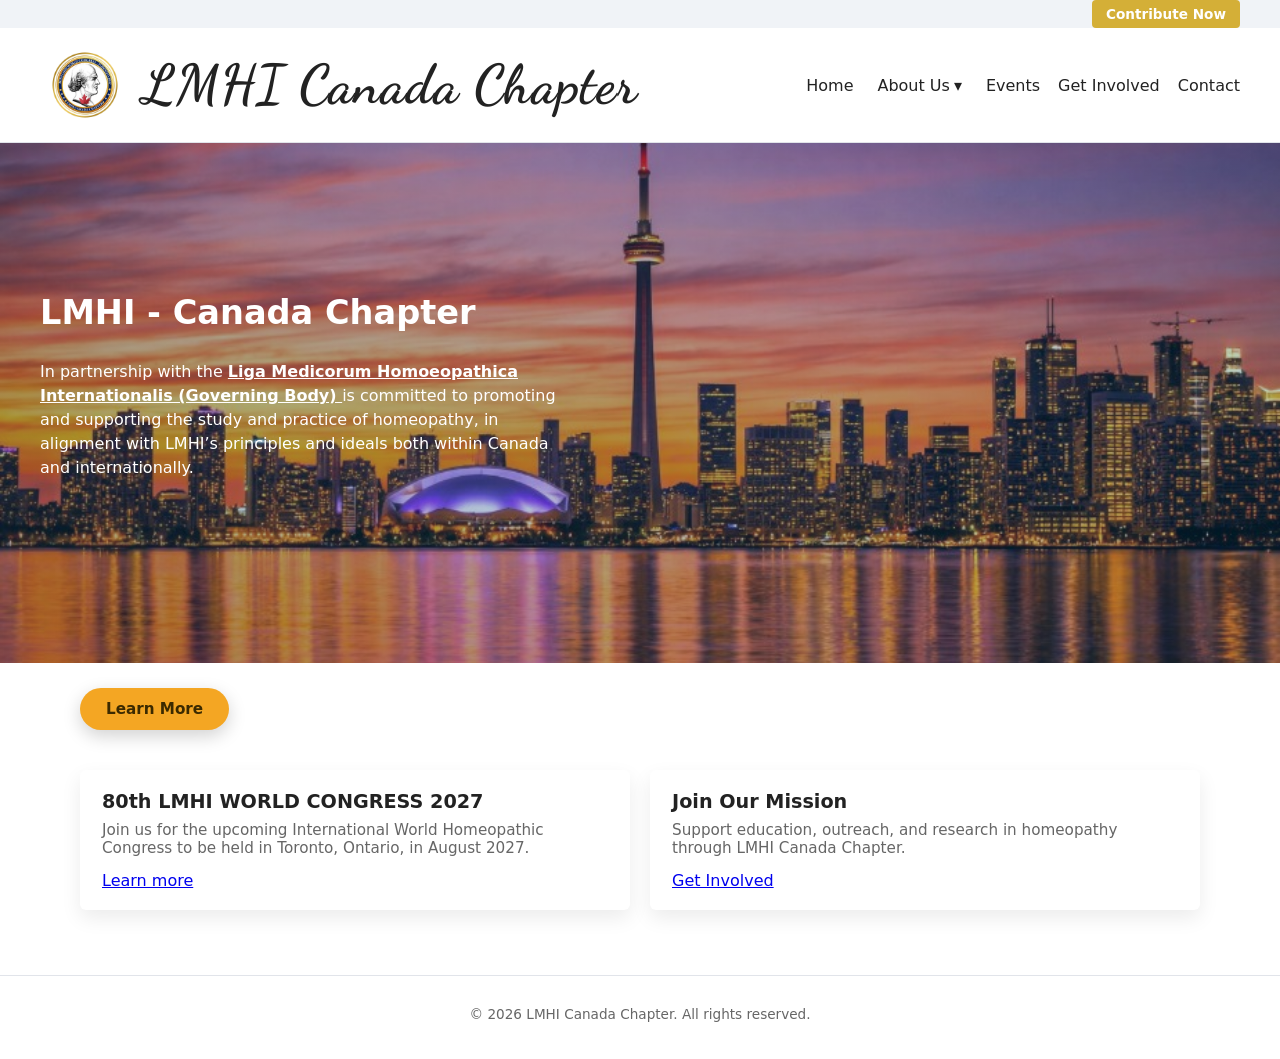
<file: index.html>
<!DOCTYPE html>
<html lang="en">
<head>
  <meta charset="UTF-8" />
  <title>LMHI Canada Chapter</title>
  <meta name="viewport" content="width=device-width, initial-scale=1" />
  <meta name="description" content="LMHI Canada Chapter is the official Canadian chapter of the Liga Medicorum Homeopathica Internationalis, promoting homeopathic medicine, education, and global collaboration.">
  <meta property="og:type" content="website">
  <meta property="og:site_name" content="LMHI Canada Chapter">
  <meta property="og:image" content="https://lmhicanadachapter.ca/assets/images/logo.png">
  <meta property="og:url" content="https://lmhicanadachapter.ca/">

  <link href="https://fonts.googleapis.com/css2?family=Dancing+Script:wght@400;500;600;700&display=swap" rel="stylesheet">
  <link rel="stylesheet" href="assets/css/styles.css" />
  <link rel="stylesheet" href="https://cdnjs.cloudflare.com/ajax/libs/font-awesome/6.5.0/css/all.min.css">
</head>

<body>

  <!-- Top utility bar -->
    <header class="top-bar">
    <div class="top-bar-right">
      <a 
        href="https://www.paypal.com/ncp/payment/38TBHTQDUCXJ2" 
        class="top-link contribute-btn"
        target="_blank"
        rel="noopener"
      >
        Contribute Now
      </a>
    </div>
  </header>

  <!-- Main navigation -->
  <nav class="main-nav">
    <div class="logo-area">
      <div class="logo-image">
        <img src="assets/images/logo.png" alt="LMHI Canada Chapter Logo">
      </div>
      <div class="logo-text">
        <span class="logo-title">LMHI Canada Chapter</span>
      </div>
    </div>

    <ul class="nav-links">
      <li><a href="index.html" class="active">Home</a></li>

      <li class="nav-dropdown">
        <button class="dropdown-toggle">
          About Us <span class="caret">▾</span>
        </button>
        <ul class="dropdown-menu">
          <li><a href="vision-mission.html">Our Mission & Vision</a></li>
          <li><a href="board.html">Board of Directors</a></li>
          <li><a href="history.html">History of Homeopathy in Canada</a></li>
          <li><a href="committees.html">Committees</a></li>
        </ul>
      </li>

      <li><a href="events.html">Events</a></li>
      <li><a href="get-involved.html">Get Involved</a></li>
      <li><a href="contact.html">Contact</a></li>
    </ul>
  </nav>

  <!-- Hero Slider -->
  <section class="hero-slider">
    <div class="slide active" style="background-image: url('assets/images/toronto/skyline-1.jpg');"></div>
    <div class="slide" style="background-image: url('assets/images/toronto/skyline-2.jpg');"></div>
    <div class="slide" style="background-image: url('assets/images/toronto/skyline-3.jpg');"></div>
    <div class="slide" style="background-image: url('assets/images/toronto/skyline-4.jpg');"></div>

    <div class="hero-overlay"></div>

    <div class="hero-content">
      <h1>LMHI - Canada Chapter</h1>
      <p>
        In partnership with the 
        <a href="https://lmhi.org/about-us" target="_blank" style="color: #fff; font-weight: 600; text-decoration: underline;">
          Liga Medicorum Homoeopathica Internationalis (Governing Body)
        </a>
        is committed to promoting and supporting the study and practice of homeopathy, in alignment with LMHI’s 
        principles and ideals both within Canada and internationally.
      </p>
    </div>
  </section>

  <!-- Learn More button -->
  <div class="learn-more-wrapper">
    <a href="vision-mission.html" class="learn-more-small">Learn More</a>
  </div>

  <!-- Highlight cards -->
  <section class="highlights">

    <article class="highlight-card">
      <h2>80th LMHI WORLD CONGRESS 2027</h2>
      <p>Join us for the upcoming International World Homeopathic Congress to be held in Toronto, Ontario, in August 2027.</p>
      <a href="events.html" class="card-link">Learn more</a>
    </article>

    <article class="highlight-card">
      <h2>Join Our Mission</h2>
      <p>Support education, outreach, and research in homeopathy through LMHI Canada Chapter.</p>
      <a href="get-involved.html" class="card-link primary">Get Involved</a>
    </article>

  </section>

  <footer class="site-footer">
    <p>© <span id="year"></span> LMHI Canada Chapter. All rights reserved.</p>
  </footer>

  <script src="assets/js/script.js"></script>
</body>
</html>
</file>
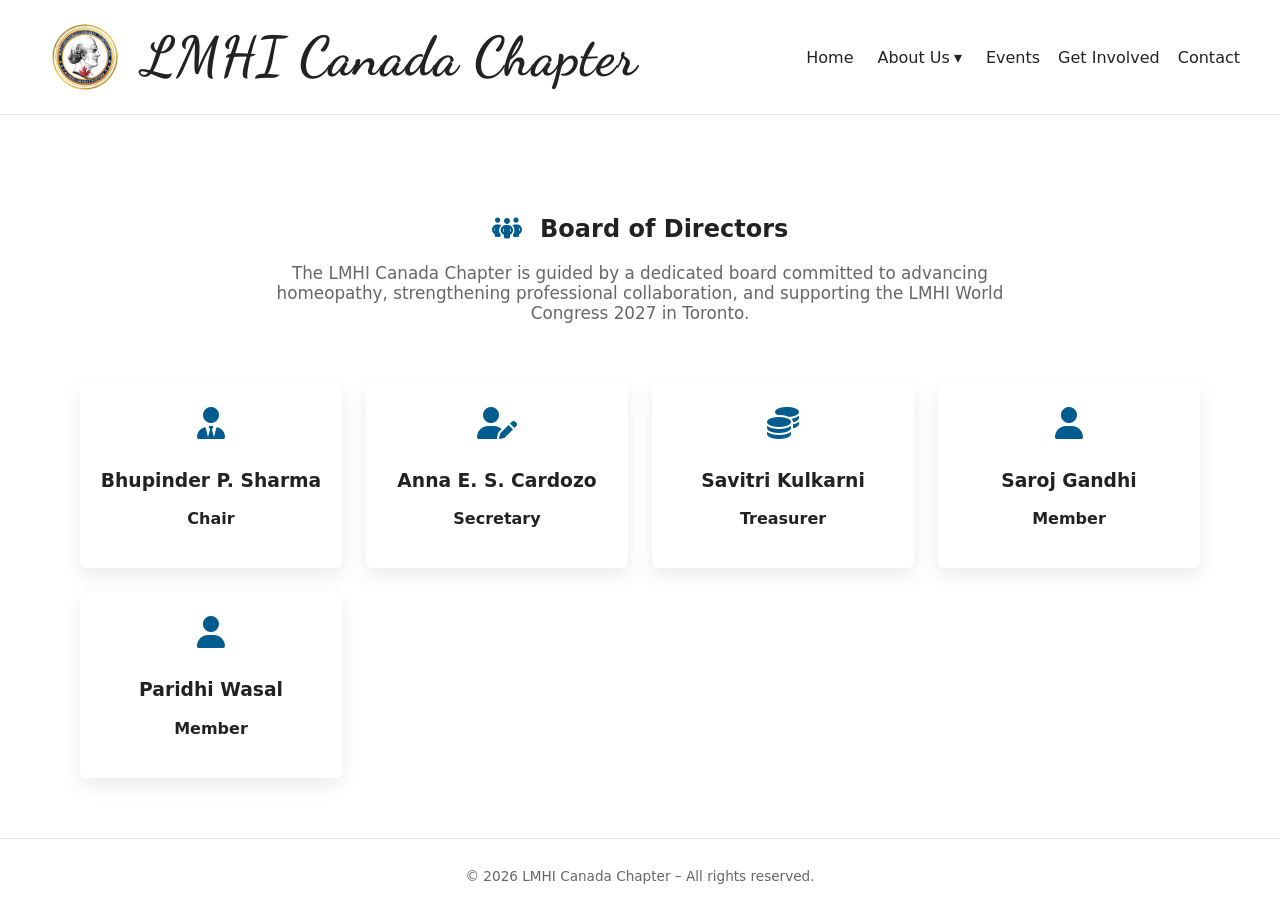
<file: board.html>
<!DOCTYPE html>
<html lang="en">
<head>
  <meta charset="UTF-8" />
  <title>Board of Directors – LMHI Canada Chapter</title>
  <meta name="viewport" content="width=device-width, initial-scale=1" />
  <link href="https://fonts.googleapis.com/css2?family=Dancing+Script:wght@400;500;600;700&display=swap" rel="stylesheet">
  <link rel="stylesheet" href="assets/css/styles.css" />
  <link rel="stylesheet" href="https://cdnjs.cloudflare.com/ajax/libs/font-awesome/6.5.0/css/all.min.css">
</head>

<body>

  <!-- Top utility bar -->
  <!--<header class="top-bar">
    <div class="top-bar-right">
      <a href="#" class="top-link">Become a Member</a>
    </div>
  </header>-->

  <!-- Main navigation -->
  <nav class="main-nav">
    <div class="logo-area">
      <div class="logo-image">
        <img src="assets/images/logo.png" alt="LMHI Canada Chapter Logo">
      </div>
      <div class="logo-text">
        <span class="logo-title">LMHI Canada Chapter</span>
      </div>
    </div>

    <ul class="nav-links">
      <li><a href="index.html">Home</a></li>

      <li class="nav-dropdown">
        <button class="dropdown-toggle">
          About Us <span class="caret">▾</span>
        </button>
        <ul class="dropdown-menu">
          <li><a href="vision-mission.html">Our Mission & Vision</a></li>
          <li><a href="board.html" class="active">Board of Directors</a></li>
          <li><a href="history.html">History of Homeopathy in Canada</a></li>
          <li><a href="committees.html">Committees</a></li>
        </ul>
      </li>

      <li><a href="events.html">Events</a></li>
      <li><a href="get-involved.html">Get Involved</a></li>
      <li><a href="contact.html">Contact</a></li>
    </ul>
  </nav>

  <!-- Page Header -->
  <section class="mv-section" style="text-align:center; padding-top:20px;">
    <h1>
      <i class="fa-solid fa-people-group" style="color:var(--primary); margin-right:10px;"></i>
      Board of Directors
    </h1>

    <p style="max-width:800px; margin:0 auto 40px; color:var(--text-muted); font-size:1.05rem;">
      The LMHI Canada Chapter is guided by a dedicated board committed to advancing homeopathy,
      strengthening professional collaboration, and supporting the LMHI World Congress 2027 in Toronto.
    </p>
  </section>

  <!-- Board Grid -->
  <section class="board-page">

    <div class="mv-grid">

      <div class="mv-card">
        <i class="fa-solid fa-user-tie" style="font-size:2rem; color:var(--primary); margin-bottom:12px;"></i>
        <h3>Bhupinder P. Sharma</h3>
        <p><strong>Chair</strong></p>
      </div>

      <div class="mv-card">
        <i class="fa-solid fa-user-pen" style="font-size:2rem; color:var(--primary); margin-bottom:12px;"></i>
        <h3>Anna E. S. Cardozo</h3>
        <p><strong>Secretary</strong></p>
      </div>

      <div class="mv-card">
        <i class="fa-solid fa-coins" style="font-size:2rem; color:var(--primary); margin-bottom:12px;"></i>
        <h3>Savitri Kulkarni</h3>
        <p><strong>Treasurer</strong></p>
      </div>

      <div class="mv-card">
        <i class="fa-solid fa-user" style="font-size:2rem; color:var(--primary); margin-bottom:12px;"></i>
        <h3>Saroj Gandhi</h3>
        <p><strong>Member</strong></p>
      </div>

      <div class="mv-card">
        <i class="fa-solid fa-user" style="font-size:2rem; color:var(--primary); margin-bottom:12px;"></i>
        <h3>Paridhi Wasal</h3>
        <p><strong>Member</strong></p>
      </div>

    </div>

  </section>

  <footer class="site-footer">
    <p>© 2026 LMHI Canada Chapter – All rights reserved.</p>
  </footer>

  <script src="assets/js/script.js"></script>
</body>
</html>
</file>
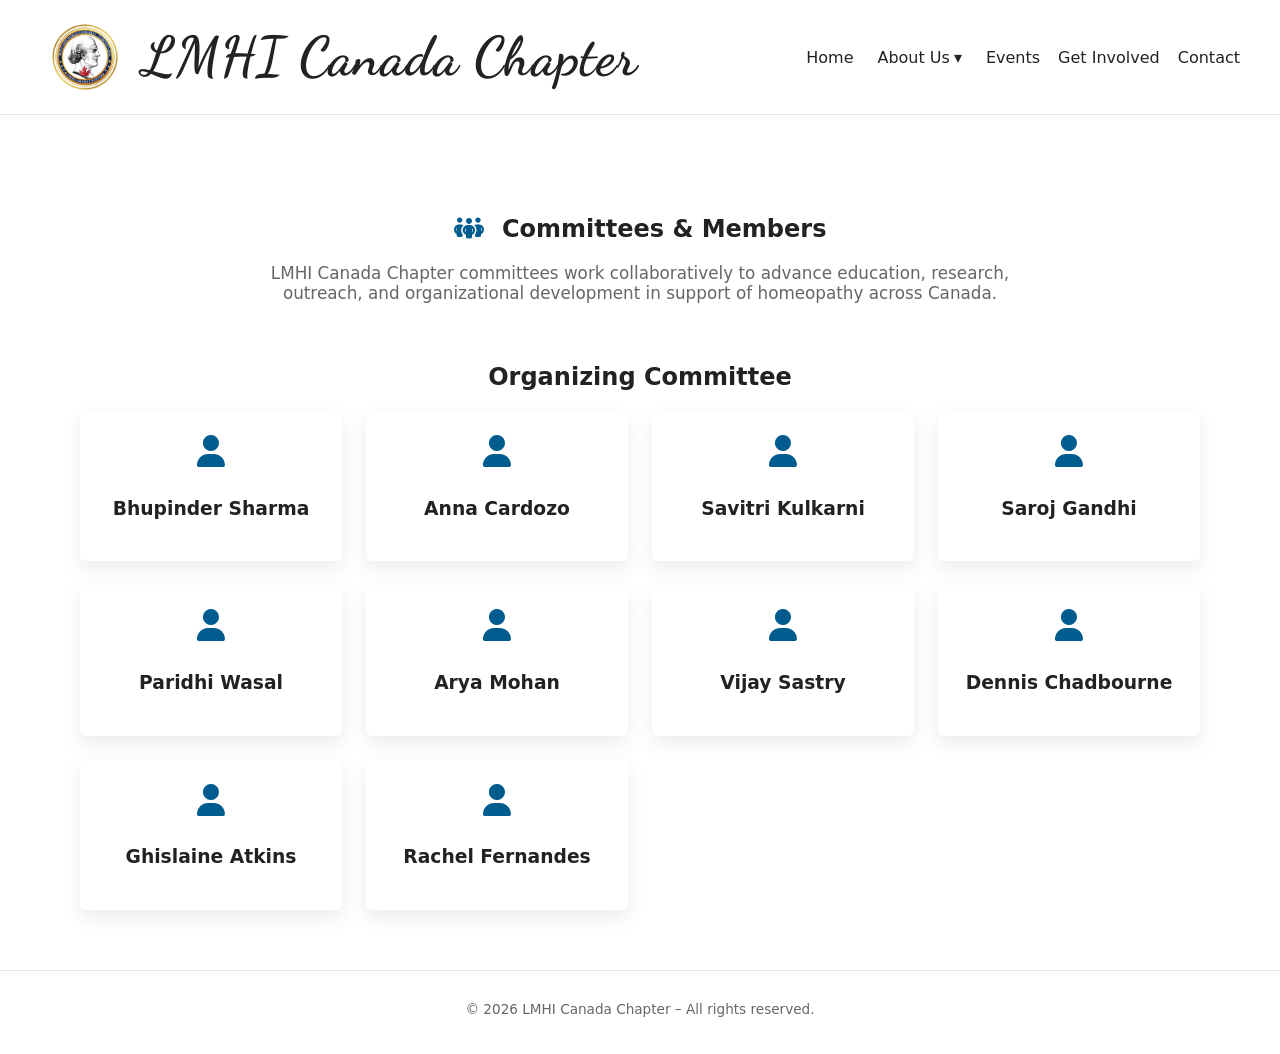
<file: committees.html>
<!DOCTYPE html>
<html lang="en">
<head>
  <meta charset="UTF-8" />
  <title>Committees – LMHI Canada Chapter</title>
  <meta name="viewport" content="width=device-width, initial-scale=1" />
  <link href="https://fonts.googleapis.com/css2?family=Dancing+Script:wght@400;500;600;700&display=swap" rel="stylesheet">
  <link rel="stylesheet" href="assets/css/styles.css" />
  <link rel="stylesheet" href="https://cdnjs.cloudflare.com/ajax/libs/font-awesome/6.5.0/css/all.min.css">
</head>

<body>

  <!-- Main navigation -->
  <nav class="main-nav">
    <div class="logo-area">
      <div class="logo-image">
        <img src="assets/images/logo.png" alt="LMHI Canada Chapter Logo">
      </div>
      <div class="logo-text">
        <span class="logo-title">LMHI Canada Chapter</span>
      </div>
    </div>

    <ul class="nav-links">
      <li><a href="index.html">Home</a></li>

      <li class="nav-dropdown">
        <button class="dropdown-toggle">
          About Us <span class="caret">▾</span>
        </button>
        <ul class="dropdown-menu">
          <li><a href="vision-mission.html">Our Mission & Vision</a></li>
          <li><a href="board.html">Board of Directors</a></li>
          <li><a href="history.html">History of Homeopathy in Canada</a></li>
          <li><a href="committees.html" class="active">Committees</a></li>
        </ul>
      </li>

      <li><a href="events.html">Events</a></li>
      <li><a href="get-involved.html">Get Involved</a></li>
      <li><a href="contact.html">Contact</a></li>
    </ul>
  </nav>

  <!-- Page Header -->
  <section class="mv-section" style="text-align:center; padding-top:20px;">
    <h1>
      <i class="fa-solid fa-people-group" style="color:var(--primary); margin-right:10px;"></i>
      Committees & Members
    </h1>

    <p style="max-width:800px; margin:0 auto 40px; color:var(--text-muted); font-size:1.05rem;">
      LMHI Canada Chapter committees work collaboratively to advance education, research, outreach,
      and organizational development in support of homeopathy across Canada.
    </p>
  </section>

  <!-- Committees Grid -->
  <section class="board-page">

    <!-- Executive Committee -->
    <h2 style="text-align:center; margin-bottom:20px;">Organizing Committee</h2>
    <div class="mv-grid">

      <div class="mv-card">
        <i class="fa-solid fa-user" style="font-size:2rem; color:var(--primary); margin-bottom:12px;"></i>
        <h3>Bhupinder Sharma</h3>
      </div>

      <div class="mv-card">
        <i class="fa-solid fa-user" style="font-size:2rem; color:var(--primary); margin-bottom:12px;"></i>
        <h3>Anna Cardozo</h3>
      </div>

      <div class="mv-card">
        <i class="fa-solid fa-user" style="font-size:2rem; color:var(--primary); margin-bottom:12px;"></i>
        <h3>Savitri Kulkarni</h3>
      </div>

      <div class="mv-card">
        <i class="fa-solid fa-user" style="font-size:2rem; color:var(--primary); margin-bottom:12px;"></i>
        <h3>Saroj Gandhi</h3>
      </div>

      <div class="mv-card">
        <i class="fa-solid fa-user" style="font-size:2rem; color:var(--primary); margin-bottom:12px;"></i>
        <h3>Paridhi Wasal</h3>
      </div>

      <div class="mv-card">
        <i class="fa-solid fa-user" style="font-size:2rem; color:var(--primary); margin-bottom:12px;"></i>
        <h3>Arya Mohan</h3>
      </div>

      <div class="mv-card">
        <i class="fa-solid fa-user" style="font-size:2rem; color:var(--primary); margin-bottom:12px;"></i>
        <h3>Vijay Sastry</h3>
      </div>

      <div class="mv-card">
        <i class="fa-solid fa-user" style="font-size:2rem; color:var(--primary); margin-bottom:12px;"></i>
        <h3>Dennis Chadbourne</h3>
      </div>

      <div class="mv-card">
        <i class="fa-solid fa-user" style="font-size:2rem; color:var(--primary); margin-bottom:12px;"></i>
        <h3>Ghislaine Atkins</h3>
      </div>
      
      <div class="mv-card">
        <i class="fa-solid fa-user" style="font-size:2rem; color:var(--primary); margin-bottom:12px;"></i>
        <h3>Rachel Fernandes</h3>
      </div>

    </div>

    <!-- Education Committee 
    <h2 style="text-align:center; margin:50px 0 20px;">Education & Training Committee</h2>
    <div class="mv-grid">

      <div class="mv-card">
        <i class="fa-solid fa-chalkboard-user" style="font-size:2rem; color:var(--primary); margin-bottom:12px;"></i>
        <h3>Dr. Priya Nair</h3>
        <p><strong>Lead</strong></p>
      </div>

      <div class="mv-card">
        <i class="fa-solid fa-user-graduate" style="font-size:2rem; color:var(--primary); margin-bottom:12px;"></i>
        <h3>Dr. Samuel Wright</h3>
        <p><strong>Member</strong></p>
      </div>

      <div class="mv-card">
        <i class="fa-solid fa-user-graduate" style="font-size:2rem; color:var(--primary); margin-bottom:12px;"></i>
        <h3>Dr. Olivia Martin</h3>
        <p><strong>Member</strong></p>
      </div>

      <div class="mv-card">
        <i class="fa-solid fa-user-graduate" style="font-size:2rem; color:var(--primary); margin-bottom:12px;"></i>
        <h3>Dr. Hassan Qureshi</h3>
        <p><strong>Member</strong></p>
      </div>

    </div> -->

    <!-- Research Committee 
    <h2 style="text-align:center; margin:50px 0 20px;">Research & Publications Committee</h2>
    <div class="mv-grid">

      <div class="mv-card">
        <i class="fa-solid fa-flask" style="font-size:2rem; color:var(--primary); margin-bottom:12px;"></i>
        <h3>Dr. Emily Carter</h3>
        <p><strong>Lead</strong></p>
      </div>

      <div class="mv-card">
        <i class="fa-solid fa-book-open" style="font-size:2rem; color:var(--primary); margin-bottom:12px;"></i>
        <h3>Dr. Victor Singh</h3>
        <p><strong>Member</strong></p>
      </div>

      <div class="mv-card">
        <i class="fa-solid fa-book-open" style="font-size:2rem; color:var(--primary); margin-bottom:12px;"></i>
        <h3>Dr. Hannah Patel</h3>
        <p><strong>Member</strong></p>
      </div>

      <div class="mv-card">
        <i class="fa-solid fa-book-open" style="font-size:2rem; color:var(--primary); margin-bottom:12px;"></i>
        <h3>Dr. Thomas Nguyen</h3>
        <p><strong>Member</strong></p>
      </div>

    </div> -->

    <!-- Outreach Committee 
    <h2 style="text-align:center; margin:50px 0 20px;">Outreach & Community Engagement Committee</h2>
    <div class="mv-grid">

      <div class="mv-card">
        <i class="fa-solid fa-handshake-angle" style="font-size:2rem; color:var(--primary); margin-bottom:12px;"></i>
        <h3>Dr. Sarah Ahmed</h3>
        <p><strong>Lead</strong></p>
      </div>

      <div class="mv-card">
        <i class="fa-solid fa-users" style="font-size:2rem; color:var(--primary); margin-bottom:12px;"></i>
        <h3>Dr. Jason Brooks</h3>
        <p><strong>Member</strong></p>
      </div>

      <div class="mv-card">
        <i class="fa-solid fa-users" style="font-size:2rem; color:var(--primary); margin-bottom:12px;"></i>
        <h3>Dr. Chloe Laurent</h3>
        <p><strong>Member</strong></p>
      </div>

      <div class="mv-card">
        <i class="fa-solid fa-users" style="font-size:2rem; color:var(--primary); margin-bottom:12px;"></i>
        <h3>Dr. Daniel Park</h3>
        <p><strong>Member</strong></p>
      </div>-->

    </div>

  </section>

  <footer class="site-footer">
    <p>© 2026 LMHI Canada Chapter – All rights reserved.</p>
  </footer>

  <script src="assets/js/script.js"></script>
</body>
</html>
</file>
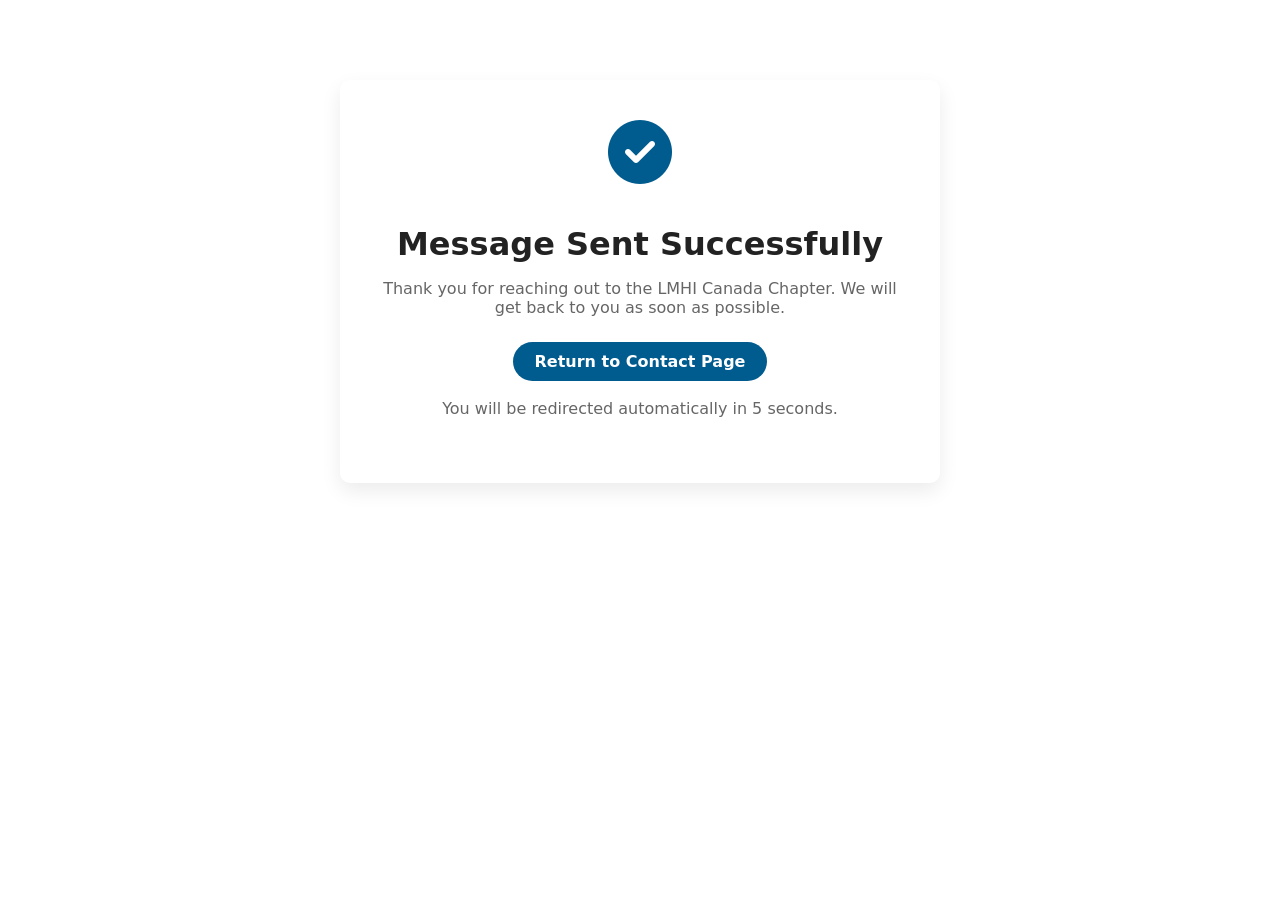
<file: contact-success.html>
<!DOCTYPE html>
<html lang="en">
<head>
  <meta charset="UTF-8" />
  <title>Message Sent – LMHI Canada Chapter</title>
  <meta name="viewport" content="width=device-width, initial-scale=1" />
  <link href="https://fonts.googleapis.com/css2?family=Dancing+Script:wght@400;500;600;700&display=swap" rel="stylesheet">
  <link rel="stylesheet" href="assets/css/styles.css" />
  <link rel="stylesheet" href="https://cdnjs.cloudflare.com/ajax/libs/font-awesome/6.5.0/css/all.min.css">

  <style>
    .success-container {
      max-width: 600px;
      margin: 80px auto;
      text-align: center;
      padding: 40px 30px;
      background: #ffffff;
      border-radius: 10px;
      box-shadow: var(--shadow-soft);
    }

    .success-container i {
      font-size: 4rem;
      color: var(--primary);
      margin-bottom: 20px;
    }

    .success-container h1 {
      margin-bottom: 10px;
      font-size: 2rem;
    }

    .success-container p {
      color: var(--text-muted);
      font-size: 1rem;
      margin-bottom: 25px;
    }

    .success-btn {
      display: inline-block;
      padding: 10px 22px;
      background: var(--primary);
      color: white;
      text-decoration: none;
      border-radius: 999px;
      font-weight: 600;
      transition: var(--transition);
    }

    .success-btn:hover {
      background: var(--primary-dark);
    }

    .redirect-note {
      margin-top: 18px;
      font-size: 0.9rem;
      color: var(--text-muted);
    }
  </style>

  <script>
    setTimeout(function() {
      window.location.href = "contact.html";
    }, 5000);
  </script>
</head>

<body>

  <div class="success-container">
    <i class="fa-solid fa-circle-check"></i>

    <h1>Message Sent Successfully</h1>

    <p>Thank you for reaching out to the LMHI Canada Chapter.  
       We will get back to you as soon as possible.</p>

    <a href="contact.html" class="success-btn">Return to Contact Page</a>

    <p class="redirect-note">You will be redirected automatically in 5 seconds.</p>
  </div>

</body>
</html>
</file>
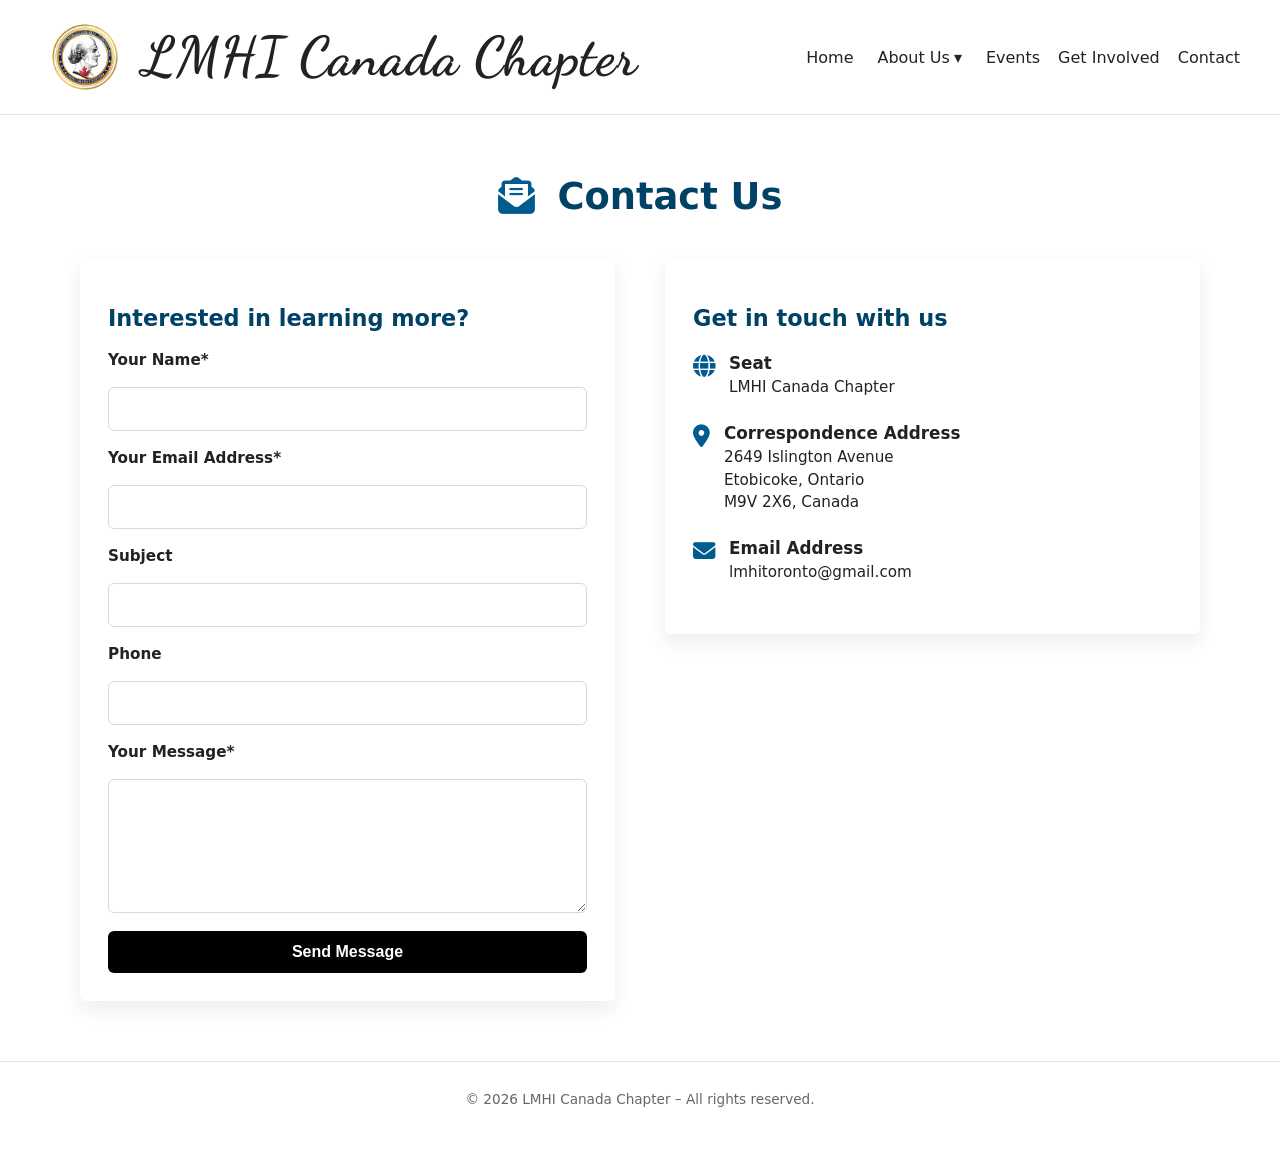
<file: contact.html>
<!DOCTYPE html>
<html lang="en">
<head>
  <meta charset="UTF-8" />
  <title>Contact – LMHI Canada Chapter</title>
  <meta name="viewport" content="width=device-width, initial-scale=1" />
  <meta name="description" content="Contact LMHI Canada Chapter for events, partnerships, or general inquiries.">
  <meta property="og:type" content="website">
  <meta property="og:site_name" content="LMHI Canada Chapter">
  <meta property="og:image" content="https://lmhicanadachapter.ca/assets/images/logo.png">
  <meta property="og:url" content="https://lmhicanadachapter.ca/">
  <link href="https://fonts.googleapis.com/css2?family=Dancing+Script:wght@400;500;600;700&display=swap" rel="stylesheet">
  <link rel="stylesheet" href="assets/css/styles.css" />
  <link rel="stylesheet" href="https://cdnjs.cloudflare.com/ajax/libs/font-awesome/6.5.0/css/all.min.css">
</head>

<body>

  <!-- Main navigation -->
  <nav class="main-nav">
    <div class="logo-area">
      <div class="logo-image">
        <img src="assets/images/logo.png" alt="LMHI Canada Chapter Logo">
      </div>
      <div class="logo-text">
        <span class="logo-title">LMHI Canada Chapter</span>
      </div>
    </div>

    <ul class="nav-links">
      <li><a href="index.html">Home</a></li>

      <li class="nav-dropdown">
        <button class="dropdown-toggle">
          About Us <span class="caret">▾</span>
        </button>
        <ul class="dropdown-menu">
          <li><a href="vision-mission.html">Our Mission & Vision</a></li>
          <li><a href="board.html">Board of Directors</a></li>
          <li><a href="history.html">History of Homeopathy in Canada</a></li>
          <li><a href="committees.html">Committees</a></li>
        </ul>
      </li>

      <li><a href="events.html">Events</a></li>
      <li><a href="get-involved.html">Get Involved</a></li>
      <li><a href="contact.html" class="active">Contact</a></li>
    </ul>
  </nav>

  <!-- Contact Page -->
  <section class="contact-page">

    <h1 style="text-align:center; margin-bottom:40px;">
      <i class="fa-solid fa-envelope-open-text" style="color:var(--primary); margin-right:10px;"></i>
      Contact Us
    </h1>

    <div class="contact-grid">

      <!-- Contact Form -->
      <div class="contact-form">
        <h2>Interested in learning more?</h2>

        <form action="https://formsubmit.co/lmhitoronto@gmail.com" method="POST">
          <input type="hidden" name="_captcha" value="false">
          <input type="hidden" name="_template" value="table">
          <input type="hidden" name="_next" value="https://skwand3r.github.io/LMHI_Canada_Chapter-website/contact-success.html">

          <label>Your Name*</label>
          <input type="text" name="name" required>

          <label>Your Email Address*</label>
          <input type="email" name="email" required>

          <label>Subject</label>
          <input type="text" name="subject">

          <label>Phone</label>
          <input type="text" name="phone">

          <label>Your Message*</label>
          <textarea name="message" rows="6" required></textarea>

          <button class="primary-btn">Send Message</button>
        </form>
      </div>

      <!-- Contact Info -->
      <div class="contact-info">
        <h2>Get in touch with us</h2>

        <div class="contact-item">
          <i class="fa-solid fa-globe"></i>
          <div>
            <strong>Seat</strong><br>
            LMHI Canada Chapter
          </div>
        </div>

        <div class="contact-item">
          <i class="fa-solid fa-map-marker-alt"></i>
          <div>
            <strong>Correspondence Address</strong><br>
            2649 Islington Avenue<br>
            Etobicoke, Ontario<br>
            M9V 2X6, Canada
          </div>
        </div>

        <div class="contact-item">
          <i class="fa-solid fa-envelope"></i>
          <div>
            <strong>Email Address</strong><br>
            lmhitoronto@gmail.com
          </div>
        </div>

      </div>

    </div>
  </section>

  <footer class="site-footer">
    <p>© 2026 LMHI Canada Chapter – All rights reserved.</p>
  </footer>

  <script src="assets/js/script.js"></script>
</body>
</html>
</file>
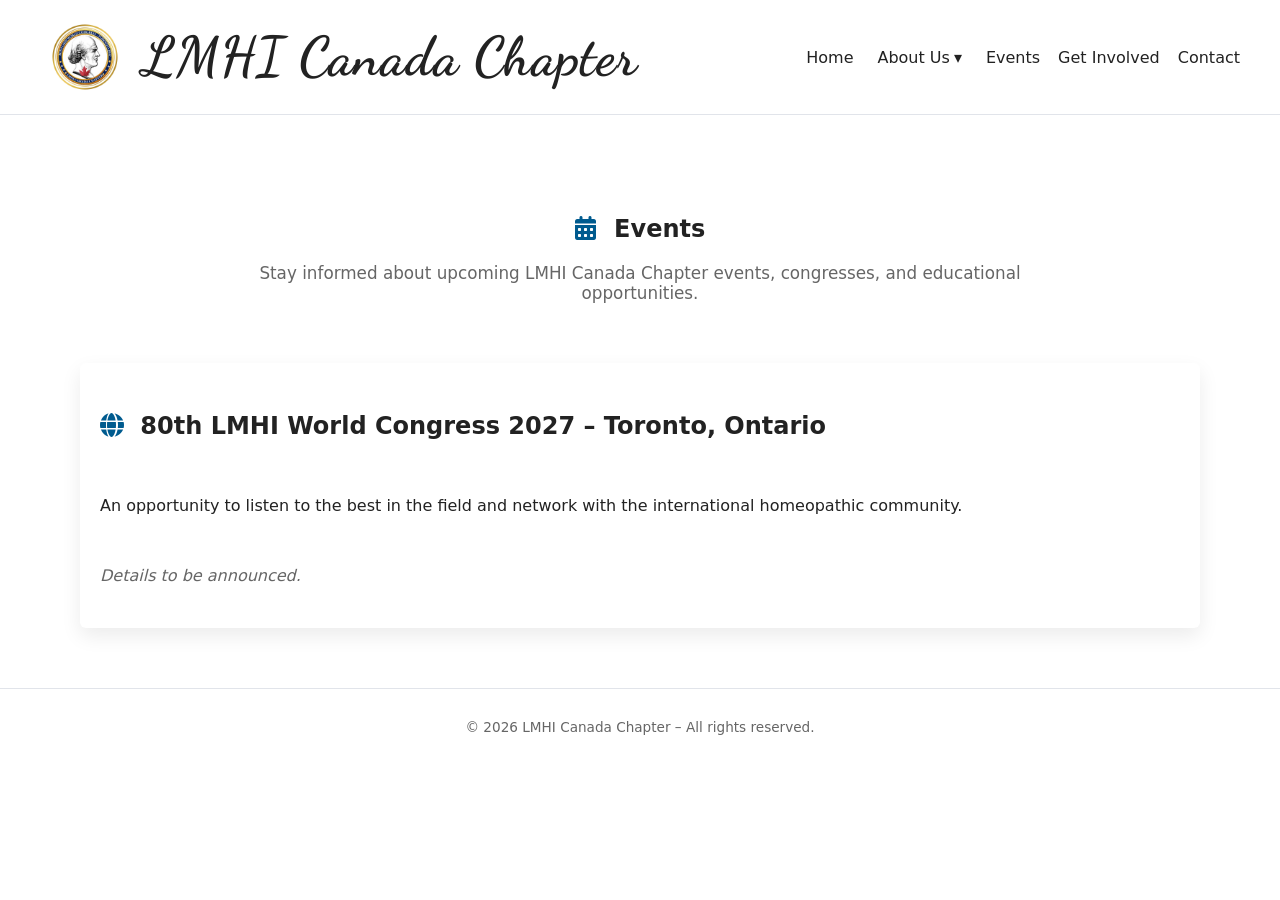
<file: events.html>
<!DOCTYPE html>
<html lang="en">
<head>
  <meta charset="UTF-8" />
  <title>Events – LMHI Canada Chapter</title>
  <meta name="viewport" content="width=device-width, initial-scale=1" />
  <link href="https://fonts.googleapis.com/css2?family=Dancing+Script:wght@400;500;600;700&display=swap" rel="stylesheet">
  <link rel="stylesheet" href="assets/css/styles.css" />
  <link rel="stylesheet" href="https://cdnjs.cloudflare.com/ajax/libs/font-awesome/6.5.0/css/all.min.css">
</head>

<body>

 <!-- Top utility bar -->
 <!--<header class="top-bar">
    <div class="top-bar-right">
      <a href="#" class="top-link">Become a Member</a>
    </div>
  </header> -->

  <!-- Main navigation -->
  <nav class="main-nav">
    <div class="logo-area">
      <div class="logo-image">
        <img src="assets/images/logo.png" alt="LMHI Canada Chapter Logo">
      </div>
      <div class="logo-text">
        <span class="logo-title">LMHI Canada Chapter</span>
      </div>
    </div>

    <ul class="nav-links">
      <li><a href="index.html">Home</a></li>

      <li class="nav-dropdown">
        <button class="dropdown-toggle">
          About Us <span class="caret">▾</span>
        </button>
        <ul class="dropdown-menu">
          <li><a href="vision-mission.html">Our Mission & Vision</a></li>
          <li><a href="board.html">Board of Directors</a></li>
          <li><a href="history.html">History of Homeopathy in Canada</a></li>
          <li><a href="committees.html">Committees</a></li>
        </ul>
      </li>

      <li><a href="events.html" class="active">Events</a></li>
      <li><a href="get-involved.html">Get Involved</a></li>
      <li><a href="contact.html">Contact</a></li>
    </ul>
  </nav>

  <!-- Events Header -->
  <section class="mv-section" style="text-align:center; padding-top:20px;">
    <h1>
      <i class="fa-solid fa-calendar-days" style="color:var(--primary); margin-right:10px;"></i>
      Events
    </h1>

    <p style="max-width:800px; margin:0 auto 40px; color:var(--text-muted); font-size:1.05rem;">
      Stay informed about upcoming LMHI Canada Chapter events, congresses, and educational opportunities.
    </p>
  </section>

  <!-- Events Content -->
  <section class="events-page">

    <!-- Event Card -->
    <div class="timeline-item">
      <h2>
        <i class="fa-solid fa-globe" style="color:var(--primary); margin-right:8px;"></i>
        80th LMHI World Congress 2027 – Toronto, Ontario
      </h2>

      <p>
        An opportunity to listen to the best in the field and network with the international homeopathic community.
      </p>

      <p style="font-style:italic; color:var(--text-muted);">
        Details to be announced.
      </p>
    </div>

  </section>

  <footer class="site-footer">
    <p>© 2026 LMHI Canada Chapter – All rights reserved.</p>
  </footer>

  <script src="assets/js/script.js"></script>
</body>
</html>
</file>
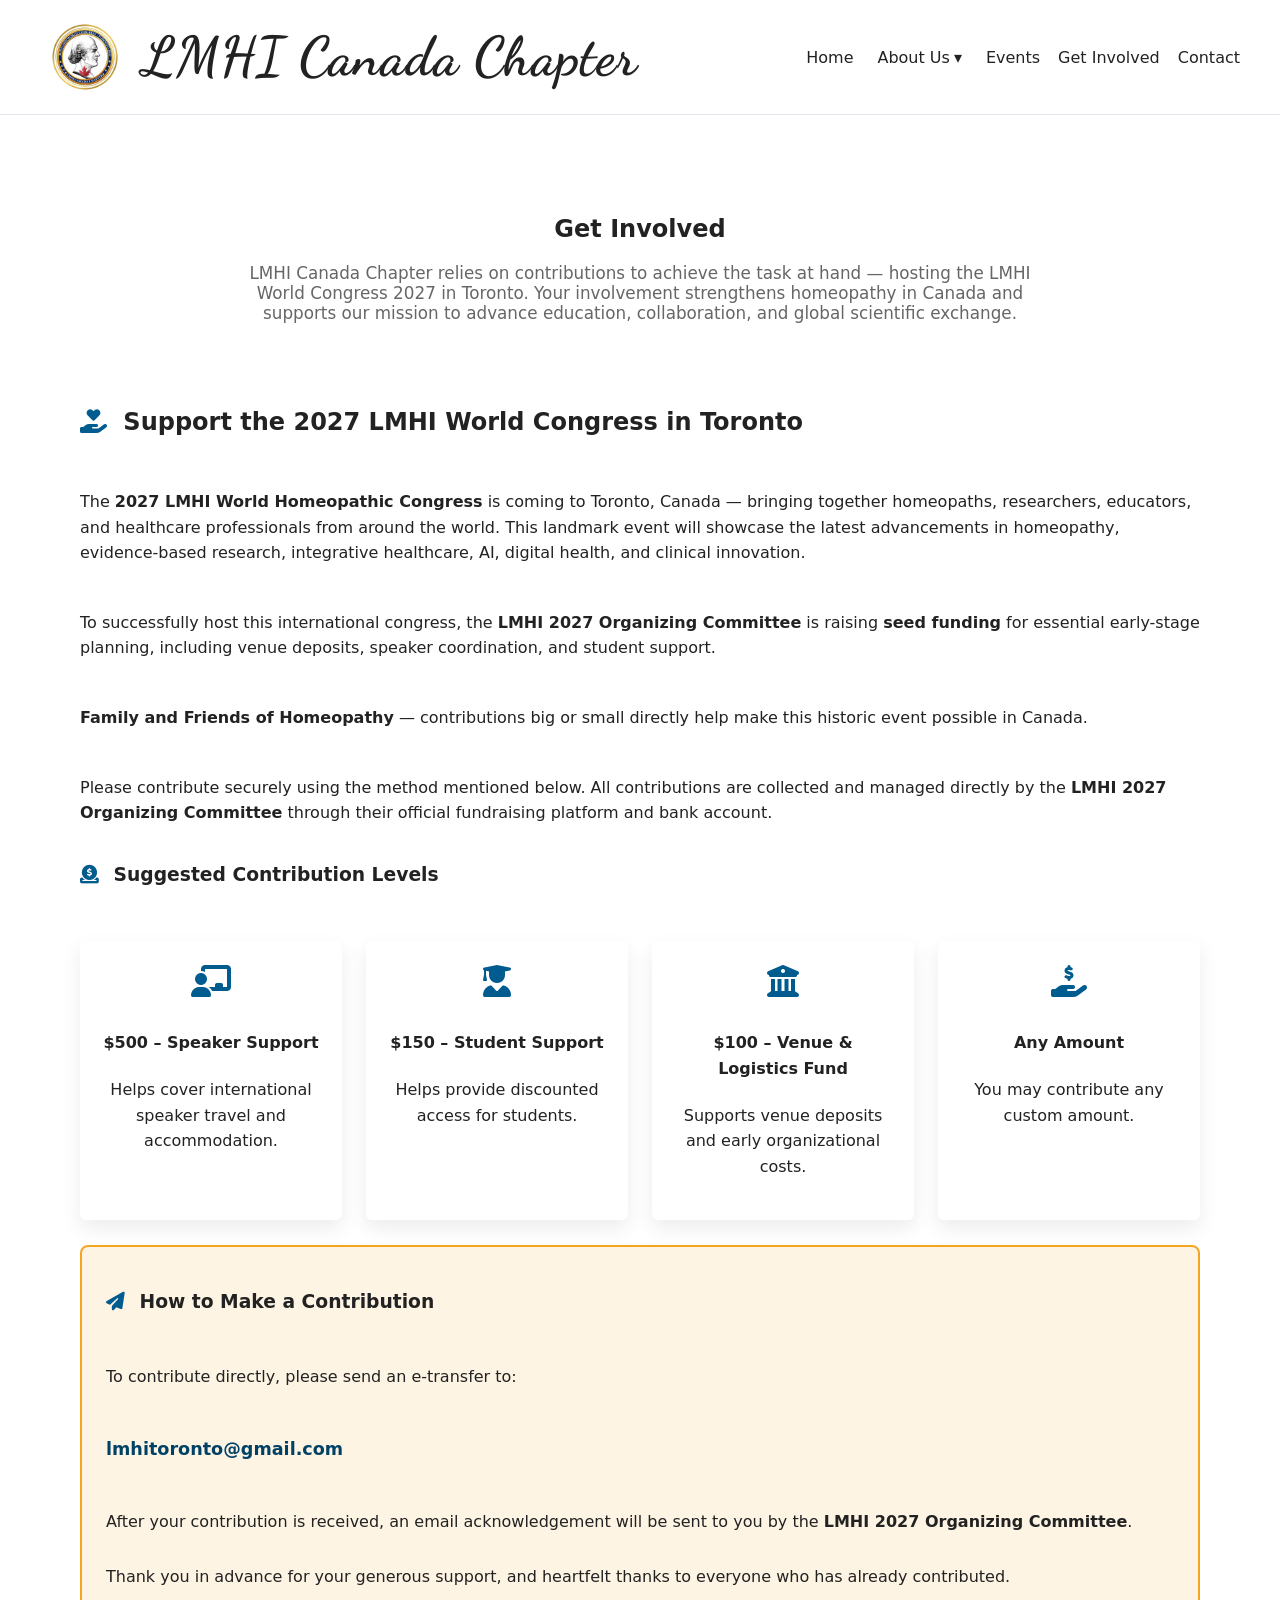
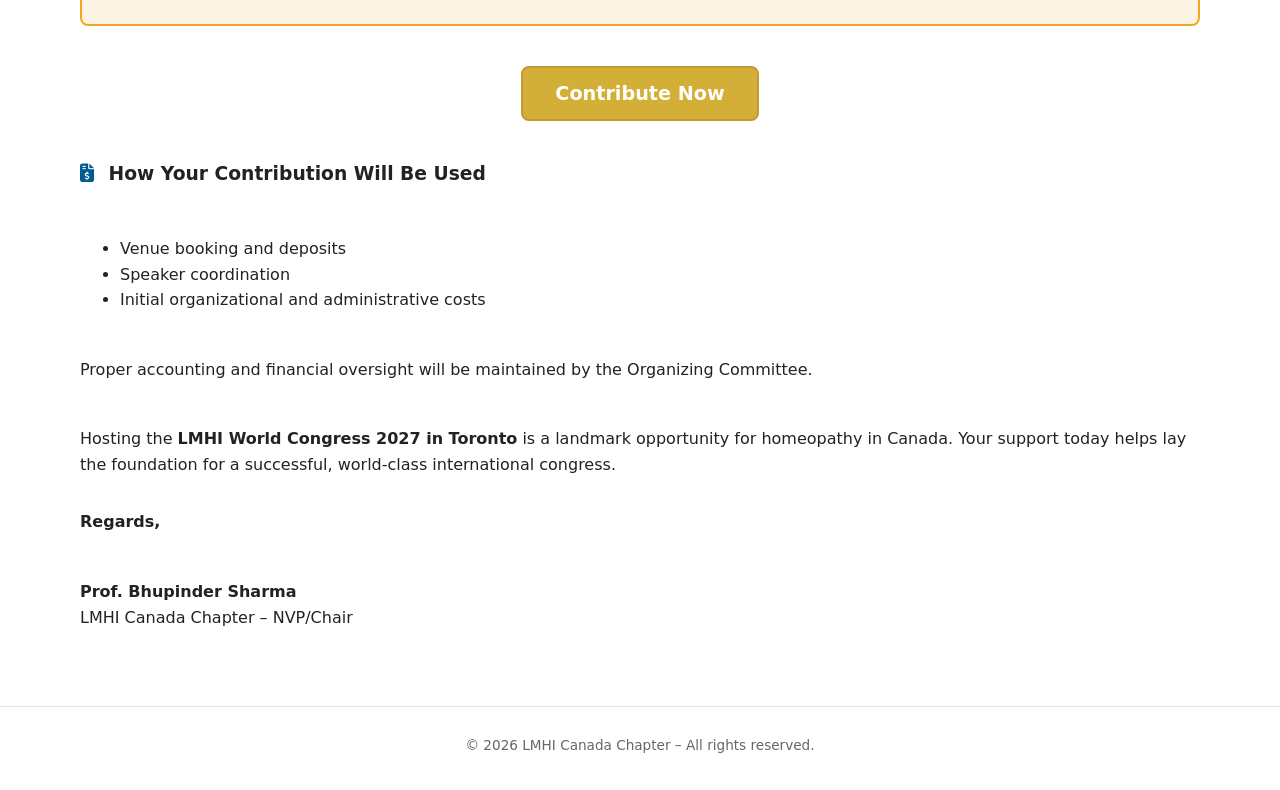
<file: get-involved.html>
<!DOCTYPE html>
<html lang="en">
<head>
  <meta charset="UTF-8" />
  <title>Get Involved – LMHI Canada Chapter</title>
  <meta name="viewport" content="width=device-width, initial-scale=1" />
  <meta name="description" content="Support our mission to advance homeopathic medicine in Canada.">
  <meta property="og:type" content="website">
  <meta property="og:site_name" content="LMHI Canada Chapter">
  <meta property="og:image" content="https://lmhicanadachapter.ca/assets/images/logo.png">
  <meta property="og:url" content="https://lmhicanadachapter.ca/">

  <link href="https://fonts.googleapis.com/css2?family=Dancing+Script:wght@400;500;600;700&display=swap" rel="stylesheet">
  <link rel="stylesheet" href="assets/css/styles.css" />
  <link rel="stylesheet" href="https://cdnjs.cloudflare.com/ajax/libs/font-awesome/6.5.0/css/all.min.css">
</head>

<body>

  <!-- Main navigation -->
  <nav class="main-nav">
    <div class="logo-area">
      <div class="logo-image">
        <img src="assets/images/logo.png" alt="LMHI Canada Chapter Logo">
      </div>
      <div class="logo-text">
        <span class="logo-title">LMHI Canada Chapter</span>
      </div>
    </div>

    <ul class="nav-links">
      <li><a href="index.html">Home</a></li>

      <li class="nav-dropdown">
        <button class="dropdown-toggle">
          About Us <span class="caret">▾</span>
        </button>
        <ul class="dropdown-menu">
          <li><a href="vision-mission.html">Our Mission & Vision</a></li>
          <li><a href="board.html">Board of Directors</a></li>
          <li><a href="history.html">History of Homeopathy in Canada</a></li>
          <li><a href="committees.html">Committees</a></li>
        </ul>
      </li>

      <li><a href="events.html">Events</a></li>
      <li><a href="get-involved.html" class="active">Get Involved</a></li>
      <li><a href="contact.html">Contact</a></li>
    </ul>
  </nav>

  <!-- Hero Intro -->
  <section class="mv-section" style="text-align:center; padding-top:20px;">
    <h1>Get Involved</h1>
    <p style="max-width:800px; margin:0 auto 30px; color:var(--text-muted); font-size:1.05rem;">
      LMHI Canada Chapter relies on contributions to achieve the task at hand — hosting the LMHI World Congress 2027 in Toronto.
      Your involvement strengthens homeopathy in Canada and supports our mission to advance education, collaboration, and global scientific exchange.
    </p>
  </section>

  <!-- Main Content -->
  <section class="get-involved-page">

    <!-- Section Card -->
    <div class="timeline-item">
      <h2>
        <i class="fa-solid fa-hand-holding-heart" style="color:var(--primary); margin-right:8px;"></i>
        Support the 2027 LMHI World Congress in Toronto
      </h2>

      <p>
        The <strong>2027 LMHI World Homeopathic Congress</strong> is coming to Toronto, Canada — bringing together homeopaths, researchers,
        educators, and healthcare professionals from around the world. This landmark event will showcase the latest advancements in homeopathy,
        evidence-based research, integrative healthcare, AI, digital health, and clinical innovation.
      </p>

      <p>
        To successfully host this international congress, the <strong>LMHI 2027 Organizing Committee</strong> is raising
        <strong>seed funding</strong> for essential early-stage planning, including venue deposits, speaker coordination, and student support.
      </p>

      <p>
        <strong>Family and Friends of Homeopathy</strong> — contributions big or small directly help make this historic event possible in Canada.
      </p>

      <p>
        Please contribute securely using the method mentioned below. All contributions are collected and managed directly by the
        <strong>LMHI 2027 Organizing Committee</strong> through their official fundraising platform and bank account.
      </p>
    </div>

    <!-- Donation Levels -->
    <div class="timeline-item">
      <h3>
        <i class="fa-solid fa-donate" style="color:var(--primary); margin-right:8px;"></i>
        Suggested Contribution Levels
      </h3>

      <div class="mv-grid">

        <div class="mv-card">
          <i class="fa-solid fa-chalkboard-user" style="font-size:2rem; color:var(--primary); margin-bottom:12px;"></i>
          <h4>$500 – Speaker Support</h4>
          <p>Helps cover international speaker travel and accommodation.</p>
        </div>

        <div class="mv-card">
          <i class="fa-solid fa-user-graduate" style="font-size:2rem; color:var(--primary); margin-bottom:12px;"></i>
          <h4>$150 – Student Support</h4>
          <p>Helps provide discounted access for students.</p>
        </div>

        <div class="mv-card">
          <i class="fa-solid fa-building-columns" style="font-size:2rem; color:var(--primary); margin-bottom:12px;"></i>
          <h4>$100 – Venue & Logistics Fund</h4>
          <p>Supports venue deposits and early organizational costs.</p>
        </div>

        <div class="mv-card">
          <i class="fa-solid fa-hand-holding-dollar" style="font-size:2rem; color:var(--primary); margin-bottom:12px;"></i>
          <h4>Any Amount</h4>
          <p>You may contribute any custom amount.</p>
        </div>

      </div>
    </div>

    <!-- E‑TRANSFER DONATION SECTION -->
    <div class="contribution-highlight">

      <div class="timeline-item">
        <h3>
          <i class="fa-solid fa-paper-plane" style="color:var(--primary); margin-right:8px;"></i>
          How to Make a Contribution
        </h3>

        <p>To contribute directly, please send an e‑transfer to:</p>

        <p style="font-size:1.1rem; font-weight:600; color:var(--primary-dark);">
          lmhitoronto@gmail.com
        </p>

        <p>
          After your contribution is received, an email acknowledgement will be sent to you by the
          <strong>LMHI 2027 Organizing Committee</strong>.
        </p>
      </div>

      <p class="thank-you-message">
        Thank you in advance for your generous support, and heartfelt thanks to everyone who has already contributed.
      </p>

    </div>

    <!-- Contribute Now Button -->
    <div class="contribute-now-container">
      <a 
        href="https://www.paypal.com/ncp/payment/38TBHTQDUCXJ2" 
        id="contributeNowBtn" 
        class="contribute-now-btn"
        target="_blank"
        rel="noopener"
      >
        Contribute Now
      </a>
    </div>


    <!-- How Funds Are Used -->
    <div class="timeline-item">
      <h3>
        <i class="fa-solid fa-file-invoice-dollar" style="color:var(--primary); margin-right:8px;"></i>
        How Your Contribution Will Be Used
      </h3>

      <ul style="line-height:1.6;">
        <li>Venue booking and deposits</li>
        <li>Speaker coordination</li>
        <li>Initial organizational and administrative costs</li>
      </ul>

      <p>
        Proper accounting and financial oversight will be maintained by the Organizing Committee.
      </p>

      <p>
        Hosting the <strong>LMHI World Congress 2027 in Toronto</strong> is a landmark opportunity for homeopathy in Canada.
        Your support today helps lay the foundation for a successful, world-class international congress.
      </p>
    </div>

    <!-- Signature -->
    <div class="timeline-item">
      <p><strong>Regards,</strong></p>
      <p>
        <strong>Prof. Bhupinder Sharma</strong><br>
        LMHI Canada Chapter – NVP/Chair<br>
      </p>
    </div>

  </section>

  <footer class="site-footer">
    <p>© 2026 LMHI Canada Chapter – All rights reserved.</p>
  </footer>

  <script src="assets/js/script.js"></script>
</body>
</html>
</file>
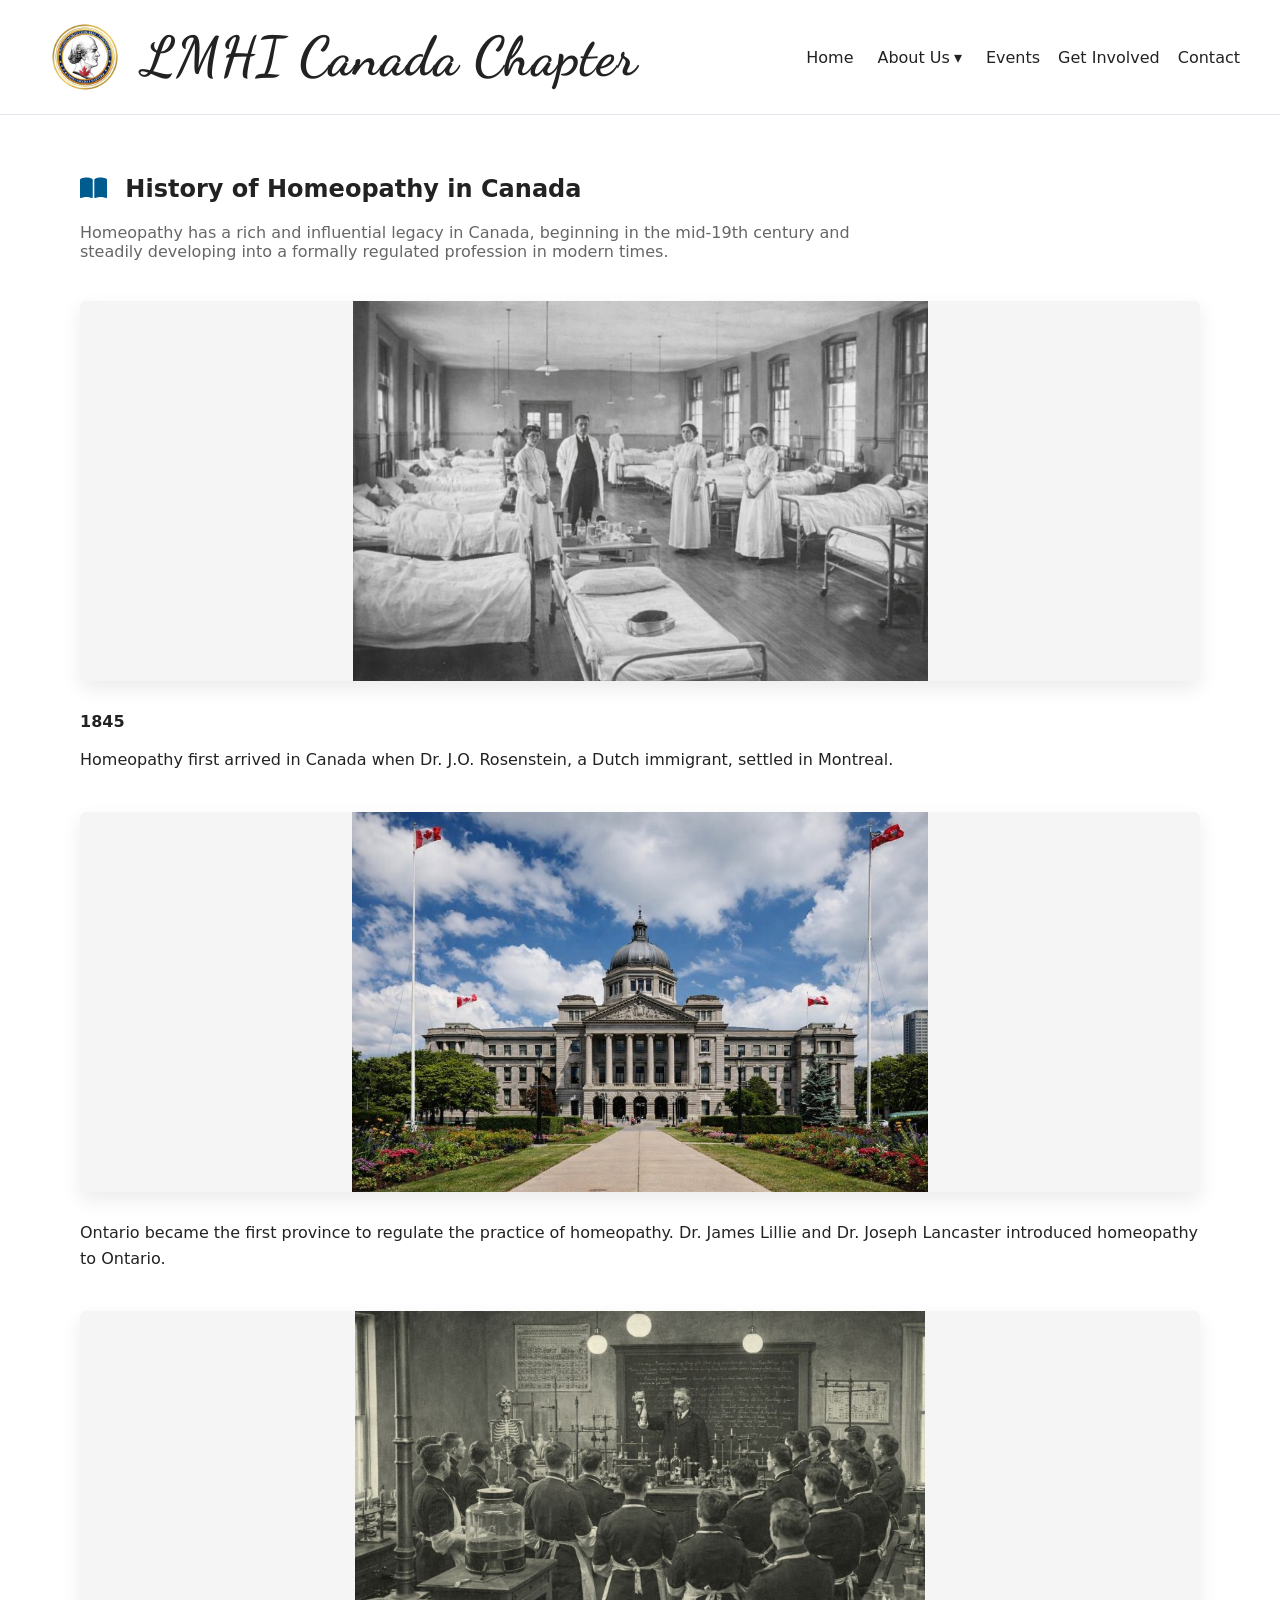
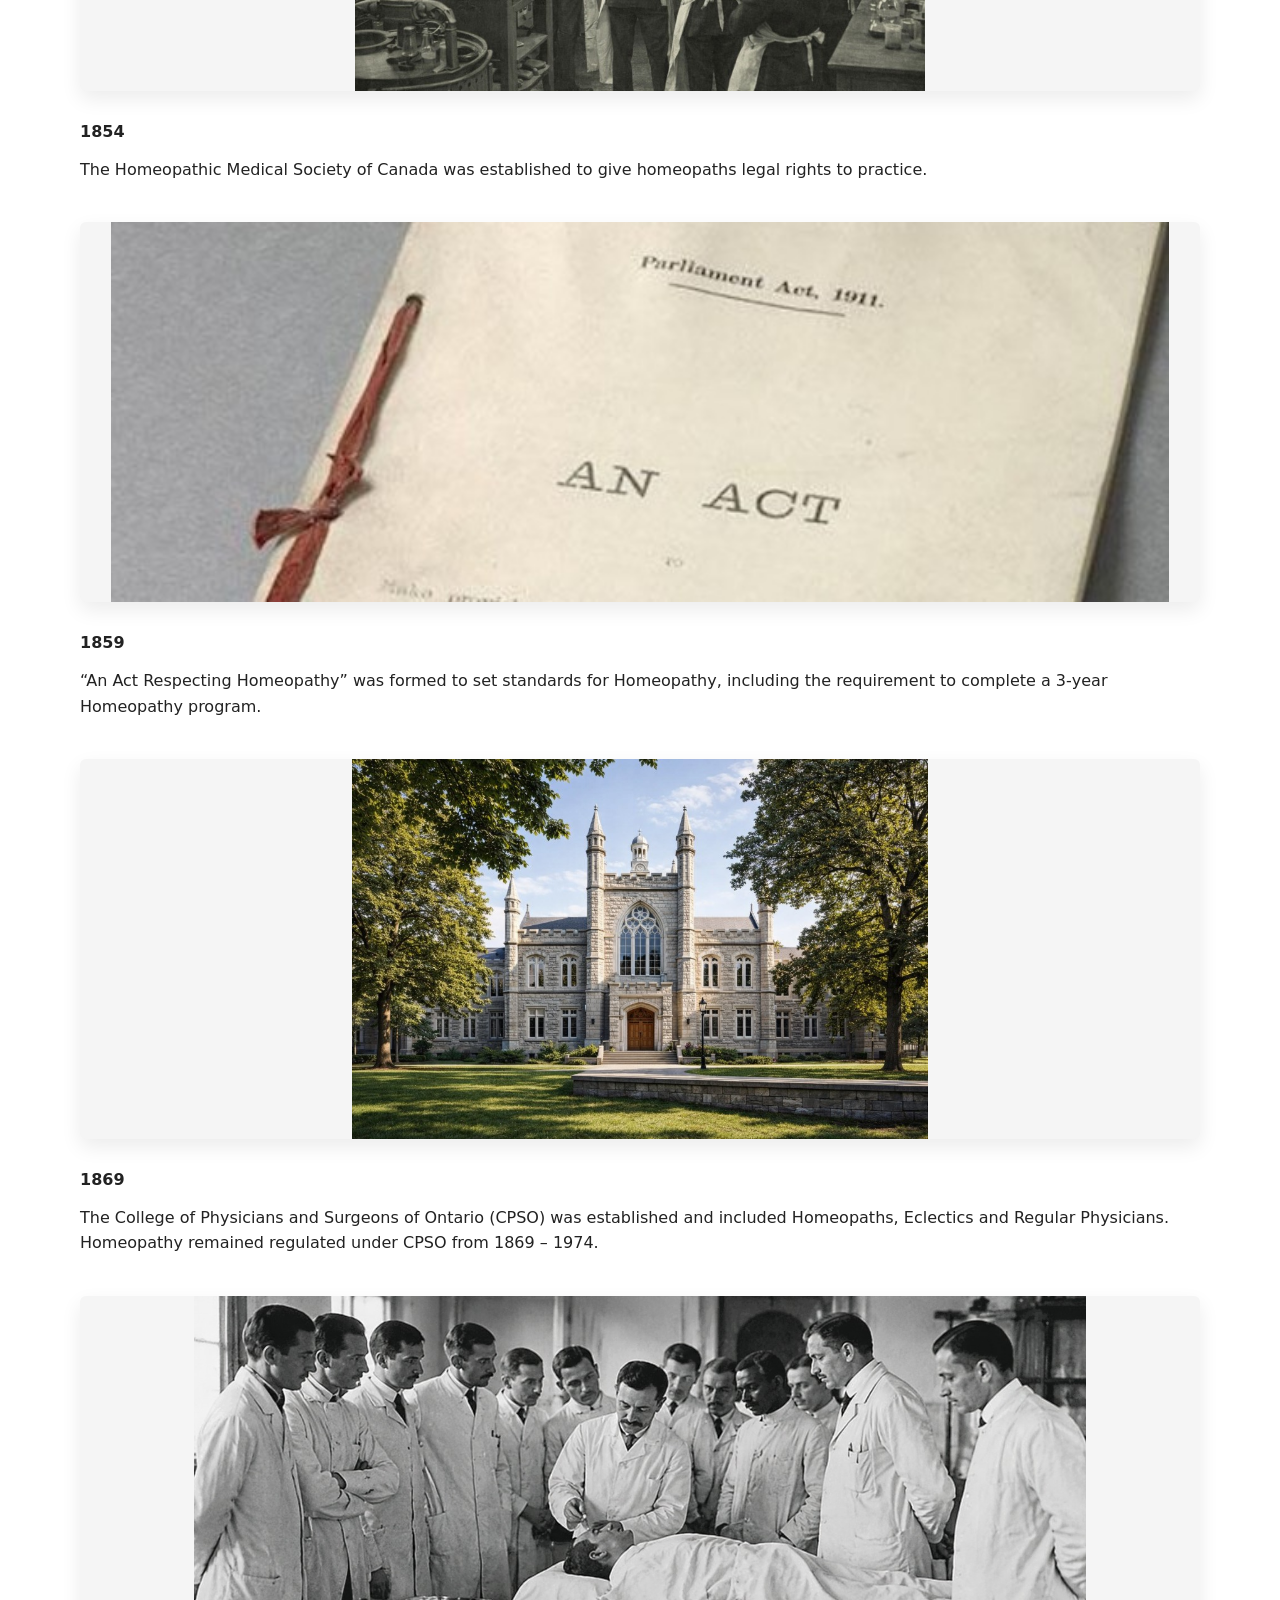
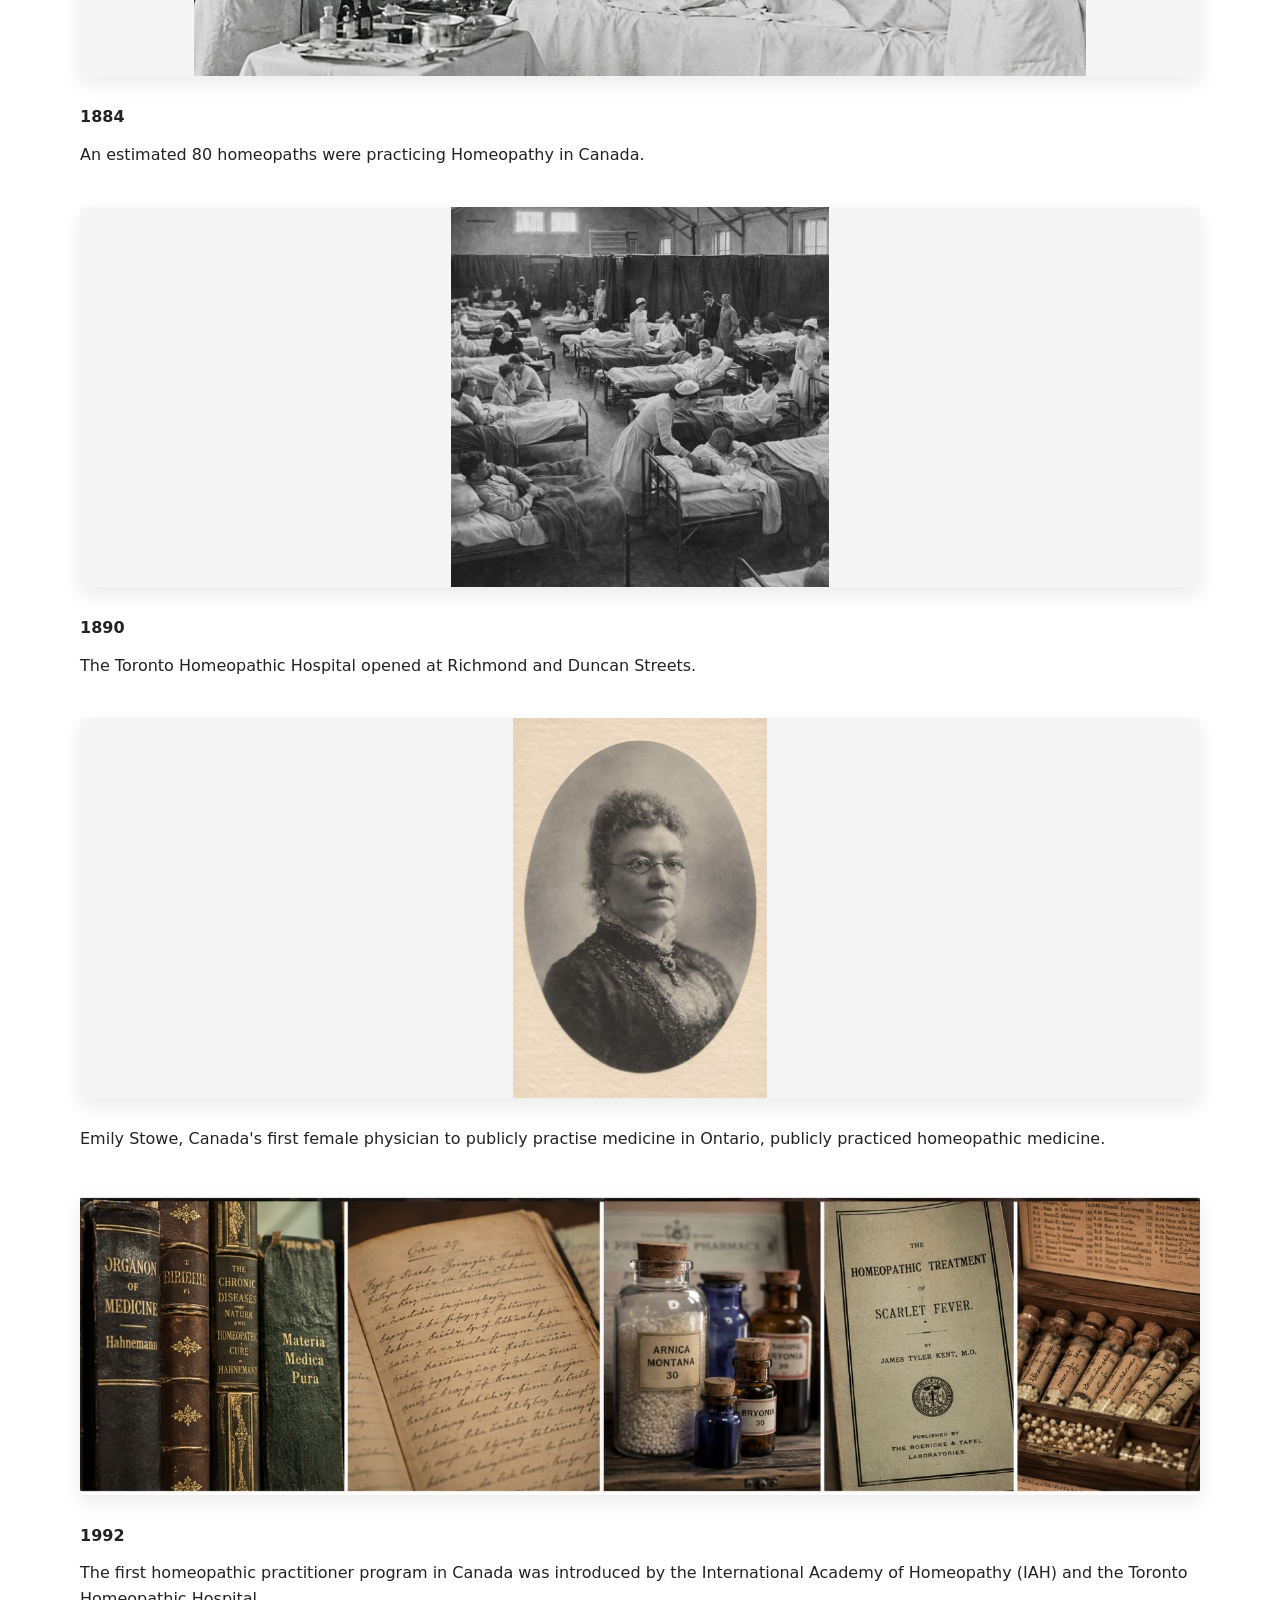
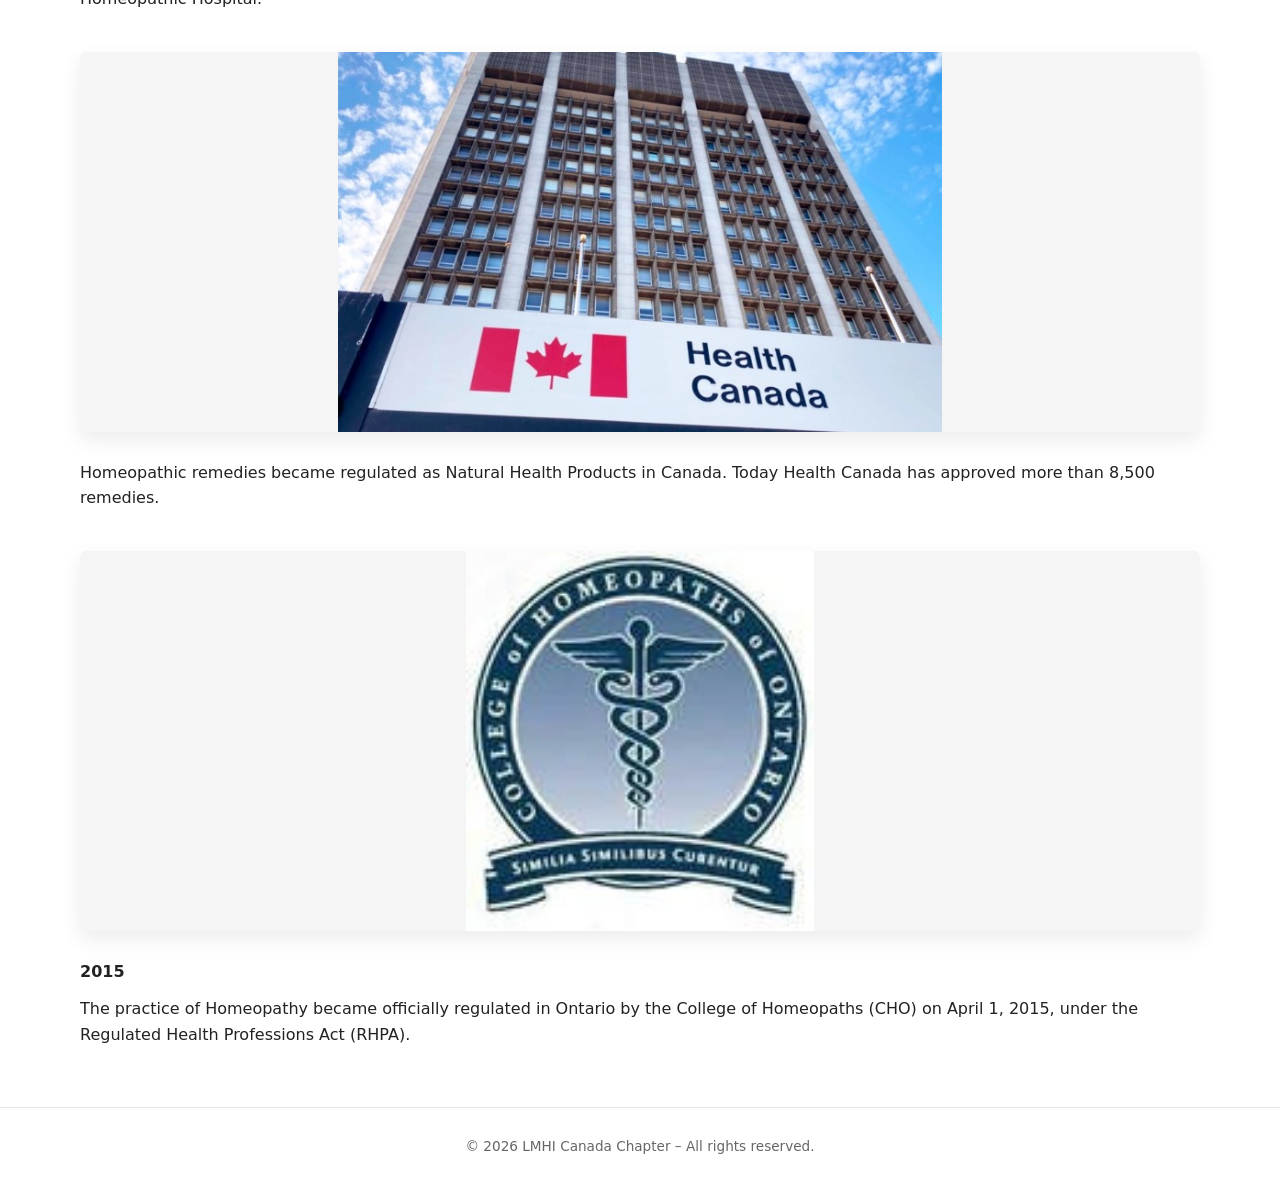
<file: history.html>
<!DOCTYPE html>
<html lang="en">
<head>
  <meta charset="UTF-8" />
  <title>History of Homeopathy in Canada</title>
  <meta name="viewport" content="width=device-width, initial-scale=1" />
  <meta name="description" content="Discover the history of Homeopathy in Canada and trace its steady development into a respected modern profession.">
  <meta property="og:type" content="website">
  <meta property="og:site_name" content="LMHI Canada Chapter">
  <meta property="og:image" content="https://lmhicanadachapter.ca/assets/images/logo.png">
  <meta property="og:url" content="https://lmhicanadachapter.ca/">
  <link href="https://fonts.googleapis.com/css2?family=Dancing+Script:wght@400;500;600;700&display=swap" rel="stylesheet">
  <link rel="stylesheet" href="assets/css/styles.css" />
  <link rel="stylesheet" href="https://cdnjs.cloudflare.com/ajax/libs/font-awesome/6.5.0/css/all.min.css">
</head>

<body>

<!--  <header class="top-bar">
    <div class="top-bar-right">
      <a href="#" class="top-link">Become a Member</a>
    </div>
  </header> -->

  <nav class="main-nav">
    <div class="logo-area">
      <div class="logo-image">
        <img src="assets/images/logo.png" alt="LMHI Canada Chapter Logo">
      </div>
      <div class="logo-text">
        <span class="logo-title">LMHI Canada Chapter</span>
      </div>
    </div>

    <ul class="nav-links">
      <li><a href="index.html">Home</a></li>

      <li class="nav-dropdown">
        <button class="dropdown-toggle">
          About Us <span class="caret">▾</span>
        </button>
        <ul class="dropdown-menu">
          <li><a href="vision-mission.html">Our Mission & Vision</a></li>
          <li><a href="board.html">Board of Directors</a></li>
          <li><a href="history.html" class="active">History of Homeopathy in Canada</a></li>
          <li><a href="committees.html">Committees</a></li>
        </ul>
      </li>

      <li><a href="events.html">Events</a></li>
      <li><a href="get-involved.html">Get Involved</a></li>
      <li><a href="contact.html">Contact</a></li>
    </ul>
  </nav>

  <section class="history-page">

    <h1>
      <i class="fa-solid fa-book-open" style="color:var(--primary); margin-right:10px;"></i>
      History of Homeopathy in Canada
    </h1>

    <p style="max-width:800px; margin-bottom:40px; color:var(--text-muted);">
      Homeopathy has a rich and influential legacy in Canada, beginning in the mid‑19th century and steadily developing into a formally regulated profession in modern times.
    </p>

    <div class="timeline">

      <div class="timeline-item">
        <img src="assets/images/history/1845.jpg" alt="Early homeopathy in Canada">
        <strong>1845</strong> Homeopathy first arrived in Canada when Dr. J.O. Rosenstein, a Dutch immigrant, settled in Montreal.
      </div>

      <div class="timeline-item">
        <img src="assets/images/history/ontario-regulation.jpg" alt="Ontario regulation of homeopathy">
        Ontario became the first province to regulate the practice of homeopathy.  
        Dr. James Lillie and Dr. Joseph Lancaster introduced homeopathy to Ontario.
      </div>

      <div class="timeline-item">
        <img src="assets/images/history/1854-society.jpg" alt="Homeopathic Medical Society of Canada">
        <strong>1854</strong> The Homeopathic Medical Society of Canada was established to give homeopaths legal rights to practice.
      </div>

      <div class="timeline-item">
        <img src="assets/images/history/1859-act.jpg" alt="Act Respecting Homeopathy">
        <strong>1859</strong> “An Act Respecting Homeopathy” was formed to set standards for Homeopathy, including the requirement to complete a 3‑year Homeopathy program.
      </div>

      <div class="timeline-item">
        <img src="assets/images/history/cpso-1869.jpg" alt="College of Physicians and Surgeons of Ontario">
        <strong>1869</strong> The College of Physicians and Surgeons of Ontario (CPSO) was established and included Homeopaths, Eclectics and Regular Physicians.  
        Homeopathy remained regulated under CPSO from 1869 – 1974.
      </div>

      <div class="timeline-item">
        <img src="assets/images/history/1884.jpg" alt="Homeopaths in Canada 1884">
        <strong>1884</strong> An estimated 80 homeopaths were practicing Homeopathy in Canada.
      </div>

      <div class="timeline-item">
        <img src="assets/images/history/toronto-homeopathic-hospital.jpg" alt="Toronto Homeopathic Hospital">
        <strong>1890</strong> The Toronto Homeopathic Hospital opened at Richmond and Duncan Streets.
      </div>

      <div class="timeline-item">
        <img src="assets/images/history/emily-stowe.jpg" alt="Emily Stowe">
        Emily Stowe, Canada's first female physician to publicly practise medicine in Ontario, publicly practiced homeopathic medicine.
      </div>

      <div class="timeline-item">
        <img src="assets/images/history/iah-1992.jpg" alt="IAH Homeopathy Program">
        <strong>1992</strong> The first homeopathic practitioner program in Canada was introduced by the International Academy of Homeopathy (IAH) and the Toronto Homeopathic Hospital.
      </div>

      <div class="timeline-item">
        <img src="assets/images/history/health-canada.jpg" alt="Health Canada">
        Homeopathic remedies became regulated as Natural Health Products in Canada.  
        Today Health Canada has approved more than 8,500 remedies.
      </div>

      <div class="timeline-item">
        <img src="assets/images/history/cho-2015.jpg" alt="College of Homeopaths of Ontario">
        <strong>2015</strong> The practice of Homeopathy became officially regulated in Ontario by the College of Homeopaths (CHO) on April 1, 2015, under the Regulated Health Professions Act (RHPA).
      </div>

    </div>

  </section>

  <footer class="site-footer">
    <p>© 2026 LMHI Canada Chapter – All rights reserved.</p>
  </footer>

  <script src="assets/js/script.js"></script>
</body>
</html>
</file>
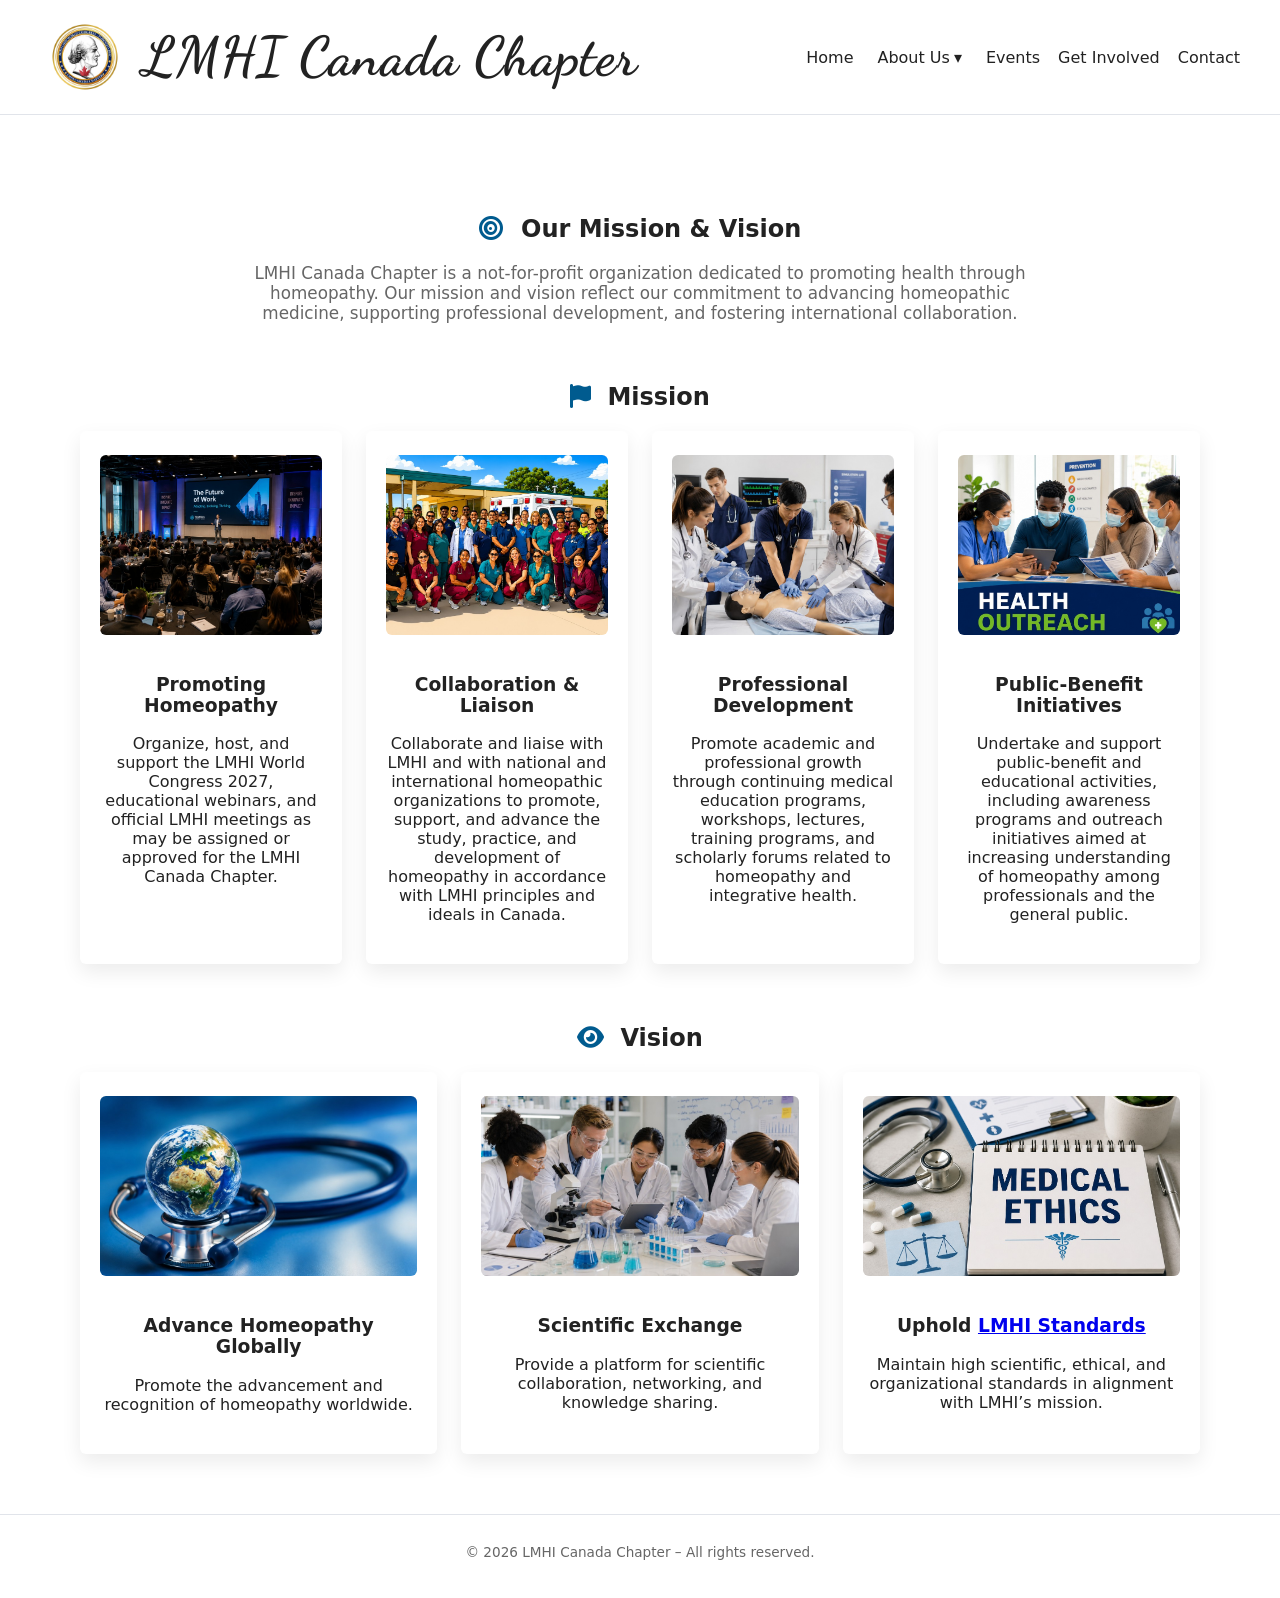
<file: vision-mission.html>
<!DOCTYPE html>
<html lang="en">
<head>
  <meta charset="UTF-8" />
  <title>Vision & Mission – LMHI Canada Chapter</title>
  <meta name="viewport" content="width=device-width, initial-scale=1" />
  <meta name="description" content="Explore LMHI Canada Chapter's mission and vision to advance homeopathic medicine, education, and international collaboration.">
  <meta property="og:type" content="website">
  <meta property="og:site_name" content="LMHI Canada Chapter">
  <meta property="og:image" content="https://lmhicanadachapter.ca/assets/imgaes/logo.png">
  <meta property="og:url" content="https://lmhicanadachapter.ca/">
  <link href="https://fonts.googleapis.com/css2?family=Dancing+Script:wght@400;500;600;700&display=swap" rel="stylesheet">
  <link rel="stylesheet" href="assets/css/styles.css" />
  <link rel="stylesheet" href="https://cdnjs.cloudflare.com/ajax/libs/font-awesome/6.5.0/css/all.min.css">
</head>

<body>

  <!-- Top utility bar -->
  <!--<header class="top-bar">
    <div class="top-bar-right">
      <a href="#" class="top-link">Become a Member</a>
    </div>
  </header>-->

  <!-- Main navigation -->
  <nav class="main-nav">
    <div class="logo-area">
      <div class="logo-image">
        <img src="assets/images/logo.png" alt="LMHI Canada Chapter Logo">
      </div>
      <div class="logo-text">
        <span class="logo-title">LMHI Canada Chapter</span>
      </div>
    </div>

    <ul class="nav-links">
      <li><a href="index.html">Home</a></li>

      <li class="nav-dropdown">
        <button class="dropdown-toggle">
          About Us <span class="caret">▾</span>
        </button>
        <ul class="dropdown-menu">
          <li><a href="vision-mission.html" class="active">Our Mission & Vision</a></li>
          <li><a href="board.html">Board of Directors</a></li>
          <li><a href="history.html">History of Homeopathy in Canada</a></li>
          <li><a href="committees.html">Committees</a></li>
        </ul>
      </li>

      <li><a href="events.html">Events</a></li>
      <li><a href="get-involved.html">Get Involved</a></li>
      <li><a href="contact.html">Contact</a></li>
    </ul>
  </nav>

  <!-- Hero Intro -->
  <section class="mv-section" style="text-align:center; padding-top:20px;">
    <h1>
      <i class="fa-solid fa-bullseye" style="color:var(--primary); margin-right:10px;"></i>
      Our Mission & Vision
    </h1>

    <p style="max-width:800px; margin:0 auto 40px; color:var(--text-muted); font-size:1.05rem;">
      LMHI Canada Chapter is a not-for-profit organization dedicated to promoting health through homeopathy.
      Our mission and vision reflect our commitment to advancing homeopathic medicine, supporting professional development,
      and fostering international collaboration.
    </p>
  </section>

  <!-- Mission Section -->
  <section class="mv-section">
    <h2>
      <i class="fa-solid fa-flag" style="color:var(--primary); margin-right:8px;"></i>
      Mission
    </h2>

    <div class="mv-grid">

      <div class="mv-card">
        <img src="assets/images/medical/medical-conference1.jpg" alt="Medical Conference">
        <h3>Promoting Homeopathy</h3>
        <p>
          Organize, host, and support the LMHI World Congress 2027, educational webinars, and official LMHI meetings as may be assigned or approved for the LMHI Canada Chapter.
        </p>
      </div>

      <div class="mv-card">
        <img src="assets/images/medical/global-collaboration.jpg" alt="Global Collaboration">
        <h3>Collaboration & Liaison</h3>
        <p>
          Collaborate and liaise with LMHI and with national and international homeopathic organizations to promote, support, and advance the study, practice, and development of homeopathy in accordance with LMHI principles and ideals in Canada.
        </p>
      </div>

      <div class="mv-card">
        <img src="assets/images/medical/medical-education.jpg" alt="Medical Education">
        <h3>Professional Development</h3>
        <p>
          Promote academic and professional growth through continuing medical education programs, workshops, lectures, training programs, and scholarly forums related to homeopathy and integrative health.
        </p>
      </div>

      <div class="mv-card">
        <img src="assets/images/medical/public-health.jpg" alt="Public Health Outreach">
        <h3>Public-Benefit Initiatives</h3>
        <p>
          Undertake and support public-benefit and educational activities, including awareness programs and outreach initiatives aimed at increasing understanding of homeopathy among professionals and the general public.
        </p>
      </div>

    </div>
  </section>

  <!-- Vision Section -->
  <section class="mv-section">
    <h2>
      <i class="fa-solid fa-eye" style="color:var(--primary); margin-right:8px;"></i>
      Vision
    </h2>

    <div class="mv-grid">

      <div class="mv-card">
        <img src="assets/images/medical/global-health.jpg" alt="Global Health">
        <h3>Advance Homeopathy Globally</h3>
        <p>
          Promote the advancement and recognition of homeopathy worldwide.
        </p>
      </div>

      <div class="mv-card">
        <img src="assets/images/medical/scientific-team.jpg" alt="Scientific Teamwork">
        <h3>Scientific Exchange</h3>
        <p>
          Provide a platform for scientific collaboration, networking, and knowledge sharing.
        </p>
      </div>

      <div class="mv-card">
        <img src="assets/images/medical/medical-ethics.jpg" alt="Medical Ethics">
        <h3>Uphold <a href="https://lmhi.org/code-of-ethics" target="_blank" class="hero-link">
        LMHI Standards
      </a></h3>
        <p>
          Maintain high scientific, ethical, and organizational standards in alignment with LMHI’s mission.
        </p>
      </div>

    </div>
  </section>

  <footer class="site-footer">
    <p>© 2026 LMHI Canada Chapter – All rights reserved.</p>
  </footer>

  <script src="assets/js/script.js"></script>
</body>
</html>
</file>
<file: assets/css/styles.css>
:root {
  --primary: #005b8f;
  --primary-dark: #004266;
  --accent: #f4a623;
  --light-bg: #f5f7fa;
  --text-main: #222;
  --text-muted: #666;
  --white: #ffffff;
  --shadow-soft: 0 8px 20px rgba(0, 0, 0, 0.08);
  --radius: 6px;
  --transition: 0.2s ease-in-out;
  --max-width: 1200px;
  --nav-height: 72px;
  --hero-height: 520px;
  --font-main: system-ui, -apple-system, BlinkMacSystemFont, "Segoe UI", sans-serif;
}

*,
*::before,
*::after {
  box-sizing: border-box;
}

body {
  margin: 0;
  font-family: var(--font-main);
  color: var(--text-main);
  background-color: #ffffff;
}

/* ============================
   UNIVERSAL PAGE WRAPPER
   ============================ */
.page-wrapper {
  max-width: var(--max-width);
  margin: 0 auto;
  padding: 0 40px;
}

/* ============================
   TOP UTILITY BAR
   ============================ */
.top-bar {
  display: flex;
  justify-content: flex-end;
  align-items: center;
  padding: 6px 40px;
  background: #f0f3f7;
  font-size: 0.85rem;
}

.top-link {
  color: var(--primary-dark);
  text-decoration: none;
  font-weight: 500;
}

.top-link:hover {
  text-decoration: underline;
}

/* Contribute button (top bar + front page) */
.contribute-btn {
  background-color: #d4af37;
  padding: 6px 14px;
  border-radius: 4px;
  color: white;
  font-weight: 600;
  text-decoration: none;
  transition: var(--transition);
}

.contribute-btn:hover {
  background-color: #c19b2f;
}

/* ============================
   MAIN NAVIGATION
   ============================ */
.logo-title {
  font-family: 'Dancing Script', cursive !important;
  font-size: 3.4rem;
  font-weight: 700;
  letter-spacing: 1px;
  line-height: 1.1;
  white-space: nowrap;
}

.main-nav {
  display: flex;
  align-items: center;
  justify-content: space-between;
  flex-wrap: nowrap;
  padding: 12px 40px;
  border-bottom: 1px solid #e1e4ea;
  background: #ffffff;
  position: relative;
  z-index: 20;
}

.logo-area {
  display: flex;
  align-items: center;
  gap: 12px;
}

.logo-image img {
  height: 90px;
  width: auto;
  display: block;
}

.nav-links {
  display: flex;
  align-items: center;
  white-space: nowrap;
  gap: 18px;
}

.nav-links a {
  text-decoration: none;
  color: var(--text-main);
  font-weight: 500;
}

.nav-links a:hover {
  color: var(--primary);
}

/* Dropdown */
.nav-links li,
.nav-links a,
.dropdown-toggle {
  display: flex;
  align-items: center;
  padding-top: 4px;
  padding-bottom: 4px;
}

.nav-dropdown {
  position: relative;
}

.dropdown-toggle {
  border: none;
  background: transparent;
  font: inherit;
  cursor: pointer;
  display: flex;
  align-items: center;
  gap: 4px;
  color: var(--text-main);
  font-weight: 500;
}

.dropdown-toggle:hover {
  color: var(--primary);
}

.dropdown-menu {
  position: absolute;
  top: 100%;
  right: 0;
  min-width: 220px;
  background: #ffffff;
  border-radius: var(--radius);
  box-shadow: var(--shadow-soft);
  list-style: none;
  padding: 8px 0;
  margin: 0;
  display: none;
  z-index: 30;
}

.nav-dropdown:hover .dropdown-menu,
.nav-dropdown:focus-within .dropdown-menu {
  display: block;
}

.dropdown-menu li a {
  display: block;
  padding: 8px 14px;
  color: var(--text-main);
  text-decoration: none;
  font-size: 0.9rem;
}

.dropdown-menu li a:hover {
  background: var(--light-bg);
}

/* ============================
   HERO SLIDER
   ============================ */
.hero-slider {
  position: relative;
  height: var(--hero-height);
  overflow: hidden;
}

.hero-slider .slide {
  position: absolute;
  inset: 0;
  background-size: cover;
  background-position: center;
  opacity: 0;
  transition: opacity 1.8s ease-in-out;
}

.hero-slider .slide.active {
  opacity: 1;
}

.hero-overlay {
  position: absolute;
  inset: 0;
  background: linear-gradient(
    120deg,
    rgba(0, 67, 104, 0.35),
    rgba(0, 91, 143, 0.25)
  );
  z-index: 2;
}

.hero-content {
  position: relative;
  z-index: 3;
  max-width: var(--max-width);
  padding: 0 40px 40px;
  color: white;
  display: flex;
  flex-direction: column;
  justify-content: center;
  height: 100%;
}

.hero-content h1 {
  font-size: 2.1rem;
  margin-bottom: 12px;
}

.hero-content p {
  max-width: 520px;
  font-size: 1rem;
  line-height: 1.5;
  margin-bottom: 20px;
}

/* Learn More button */
.learn-more-wrapper {
  width: 100%;
  max-width: var(--max-width);
  margin: 25px auto 5px;
  padding: 0 40px;
}

.learn-more-small {
  display: inline-block;
  padding: 12px 26px;
  background: var(--accent);
  color: #3b2a00;
  font-size: 0.95rem;
  font-weight: 600;
  border-radius: 999px;
  text-decoration: none;
  transition: 0.25s ease;
  box-shadow: 0 6px 18px rgba(0,0,0,0.18);
}

.learn-more-small:hover {
  background: #ffb63a;
  box-shadow: 0 8px 22px rgba(0,0,0,0.22);
  transform: translateY(-2px);
}

/* ============================
   HIGHLIGHTS
   ============================ */
.highlights {
  max-width: var(--max-width);
  margin: 40px auto 65px;
  padding: 0 40px;
  display: grid;
  grid-template-columns: repeat(2, minmax(0, 1fr));
  gap: 20px;
}

.highlight-card {
  background: var(--white);
  border-radius: var(--radius);
  box-shadow: var(--shadow-soft);
  padding: 20px 22px;
}

.highlight-card h2 {
  margin: 0 0 8px;
  font-size: 1.2rem;
}

.highlight-card p {
  margin: 0 0 14px;
  color: var(--text-muted);
  font-size: 0.95rem;
}

/* ============================
   FOOTER
   ============================ */
.site-footer {
  border-top: 1px solid #e1e4ea;
  padding: 16px 40px 24px;
  font-size: 0.85rem;
  color: var(--text-muted);
  text-align: center;
}

/* ============================
   CONTACT PAGE — MODERN REDESIGN
   ============================ */

.contact-page {
  max-width: var(--max-width);
  margin: 60px auto;
  padding: 0 40px;
}

/* Page Title */
.contact-page h1 {
  text-align: center;
  margin-bottom: 40px;
  font-size: 2.3rem;
  font-weight: 700;
  color: var(--primary-dark);
}

/* Two-column layout */
.contact-grid {
  display: grid;
  grid-template-columns: 1fr 1fr;
  gap: 50px;
  align-items: start;
}

@media (max-width: 768px) {
  .contact-grid {
    grid-template-columns: 1fr;
  }
}

/* LEFT SIDE — FORM CARD */
.contact-form {
  background: #ffffff;
  padding: 28px;
  border-radius: var(--radius);
  box-shadow: var(--shadow-soft);
}

.contact-form h2 {
  margin-bottom: 20px;
  font-size: 1.4rem;
  color: var(--primary-dark);
  font-weight: 700;
}

.contact-form form {
  display: flex;
  flex-direction: column;
  gap: 18px;
}

.contact-form label {
  font-weight: 600;
  font-size: 0.95rem;
  color: var(--text-main);
}

.contact-form input,
.contact-form textarea {
  width: 100%;
  padding: 12px 14px;
  border-radius: var(--radius);
  border: 1px solid #d6d9de;
  font-size: 1rem;
  transition: border-color 0.2s ease;
}

.contact-form input:focus,
.contact-form textarea:focus {
  border-color: var(--primary);
  outline: none;
}

/* SEND BUTTON */
.primary-btn {
  background: #000;
  color: white;
  padding: 12px 20px;
  border-radius: var(--radius);
  font-size: 1rem;
  font-weight: 600;
  border: none;
  cursor: pointer;
  transition: background 0.2s ease, transform 0.2s ease;
}

.primary-btn:hover {
  background: #333;
  transform: translateY(-2px);
}

/* RIGHT SIDE — CONTACT INFO CARD */
.contact-info {
  background: #ffffff;
  padding: 28px;
  border-radius: var(--radius);
  box-shadow: var(--shadow-soft);
}

.contact-info h2 {
  margin-bottom: 20px;
  font-size: 1.4rem;
  color: var(--primary-dark);
  font-weight: 700;
}

/* Social icons row */
.contact-social {
  display: flex;
  gap: 14px;
  margin-bottom: 22px;
}

.contact-social i {
  font-size: 1.4rem;
  color: var(--primary);
  cursor: pointer;
  transition: color 0.2s ease;
}

.contact-social i:hover {
  color: var(--primary-dark);
}

/* Contact info items */
.contact-item {
  display: flex;
  align-items: flex-start;
  gap: 14px;
  margin-bottom: 22px;
}

.contact-item i {
  font-size: 1.4rem;
  color: var(--primary);
  margin-top: 4px;
}

.contact-item strong {
  font-size: 1.05rem;
  color: var(--text-main);
}

.contact-item div {
  line-height: 1.5;
  font-size: 0.95rem;
}

/* ============================
   HISTORY PAGE
   ============================ */
.history-page {
  max-width: var(--max-width);
  margin: 60px auto;
  padding: 0 40px;
}

.timeline {
  display: flex;
  flex-direction: column;
  gap: 40px;
}

.timeline-item {
  display: flex;
  flex-direction: column;
  gap: 12px;
  line-height: 1.6;
}

/* HISTORY PAGE — FULL IMAGE VISIBILITY */
.timeline-item img {
  width: 100%;
  height: auto;              /* keeps full image visible */
  max-height: 380px;         /* reasonable size on all screens */
  object-fit: contain;       /* prevents cropping or zooming */
  background: #f5f5f5;       /* fills empty space if aspect ratio differs */
  border-radius: var(--radius);
  box-shadow: var(--shadow-soft);
  margin-bottom: 16px;
  display: block;
}

/* ============================
   VISION & MISSION PAGE
   ============================ */
.mv-section {
  max-width: var(--max-width);
  margin: 60px auto;
  padding: 0 40px;
  text-align: center;
}

.mv-grid {
  display: grid;
  grid-template-columns: repeat(auto-fit, minmax(260px, 1fr));
  gap: 24px;
  margin-top: 20px;
}

.mv-card {
  background: #ffffff;
  border-radius: var(--radius);
  box-shadow: var(--shadow-soft);
  padding: 24px 20px;
  text-align: center;
}

.mv-card img {
  width: 100%;
  height: 180px;
  object-fit: cover;
  border-radius: var(--radius);
  margin-bottom: 16px;
}

/* ============================
   GET INVOLVED PAGE
   ============================ */
.get-involved-page {
  max-width: var(--max-width);
  margin: 60px auto;
  padding: 0 40px;
}

.contribution-highlight {
  border: 2px solid var(--accent);
  padding: 22px 24px;
  border-radius: 8px;
  background: rgba(244, 166, 35, 0.12);
  margin-top: 25px;
}

.contribute-now-container {
  text-align: center;
  margin: 40px 0 20px;
}

.contribute-now-btn {
  background-color: #d4af37;
  color: white;
  padding: 14px 32px;
  border-radius: 8px;
  font-size: 1.2rem;
  font-weight: 600;
  text-decoration: none;
  display: inline-block;
  border: 2px solid #c19b2f;
  transition: background-color 0.2s ease, transform 0.2s ease;
}

.contribute-now-btn:hover {
  background-color: #c19b2f;
  transform: translateY(-2px);
}

/* ============================
   BOARD PAGE
   ============================ */
.board-page {
  max-width: var(--max-width);
  margin: 60px auto;
  padding: 0 40px;
}

.board-page .mv-grid {
  display: grid;
  grid-template-columns: repeat(auto-fit, minmax(260px, 1fr));
  gap: 24px;
}

/* ============================
   EVENTS PAGE
   ============================ */
.events-page {
  max-width: var(--max-width);
  margin: 60px auto;
  padding: 0 40px;
}

.events-page .timeline-item {
  background: #ffffff;
  border-radius: var(--radius);
  box-shadow: var(--shadow-soft);
  padding: 24px 20px;
  margin-bottom: 40px;
}

/* ============================
   MOBILE NAVIGATION
   ============================ */
@media (max-width: 768px) {
  .main-nav {
    padding: 10px 16px;
    flex-direction: column;
    align-items: flex-start;
    gap: 12px;
  }

  .logo-image img {
    height: 60px;
  }

  .nav-links {
    flex-direction: column;
    align-items: flex-start;
    width: 100%;
    gap: 10px;
  }

  .dropdown-menu {
    position: static;
    width: 100%;
    margin-top: 6px;
    box-shadow: none;
    border: 1px solid #e1e4ea;
  }

  .logo-title {
    font-size: 2rem;
  }
}
</file>
